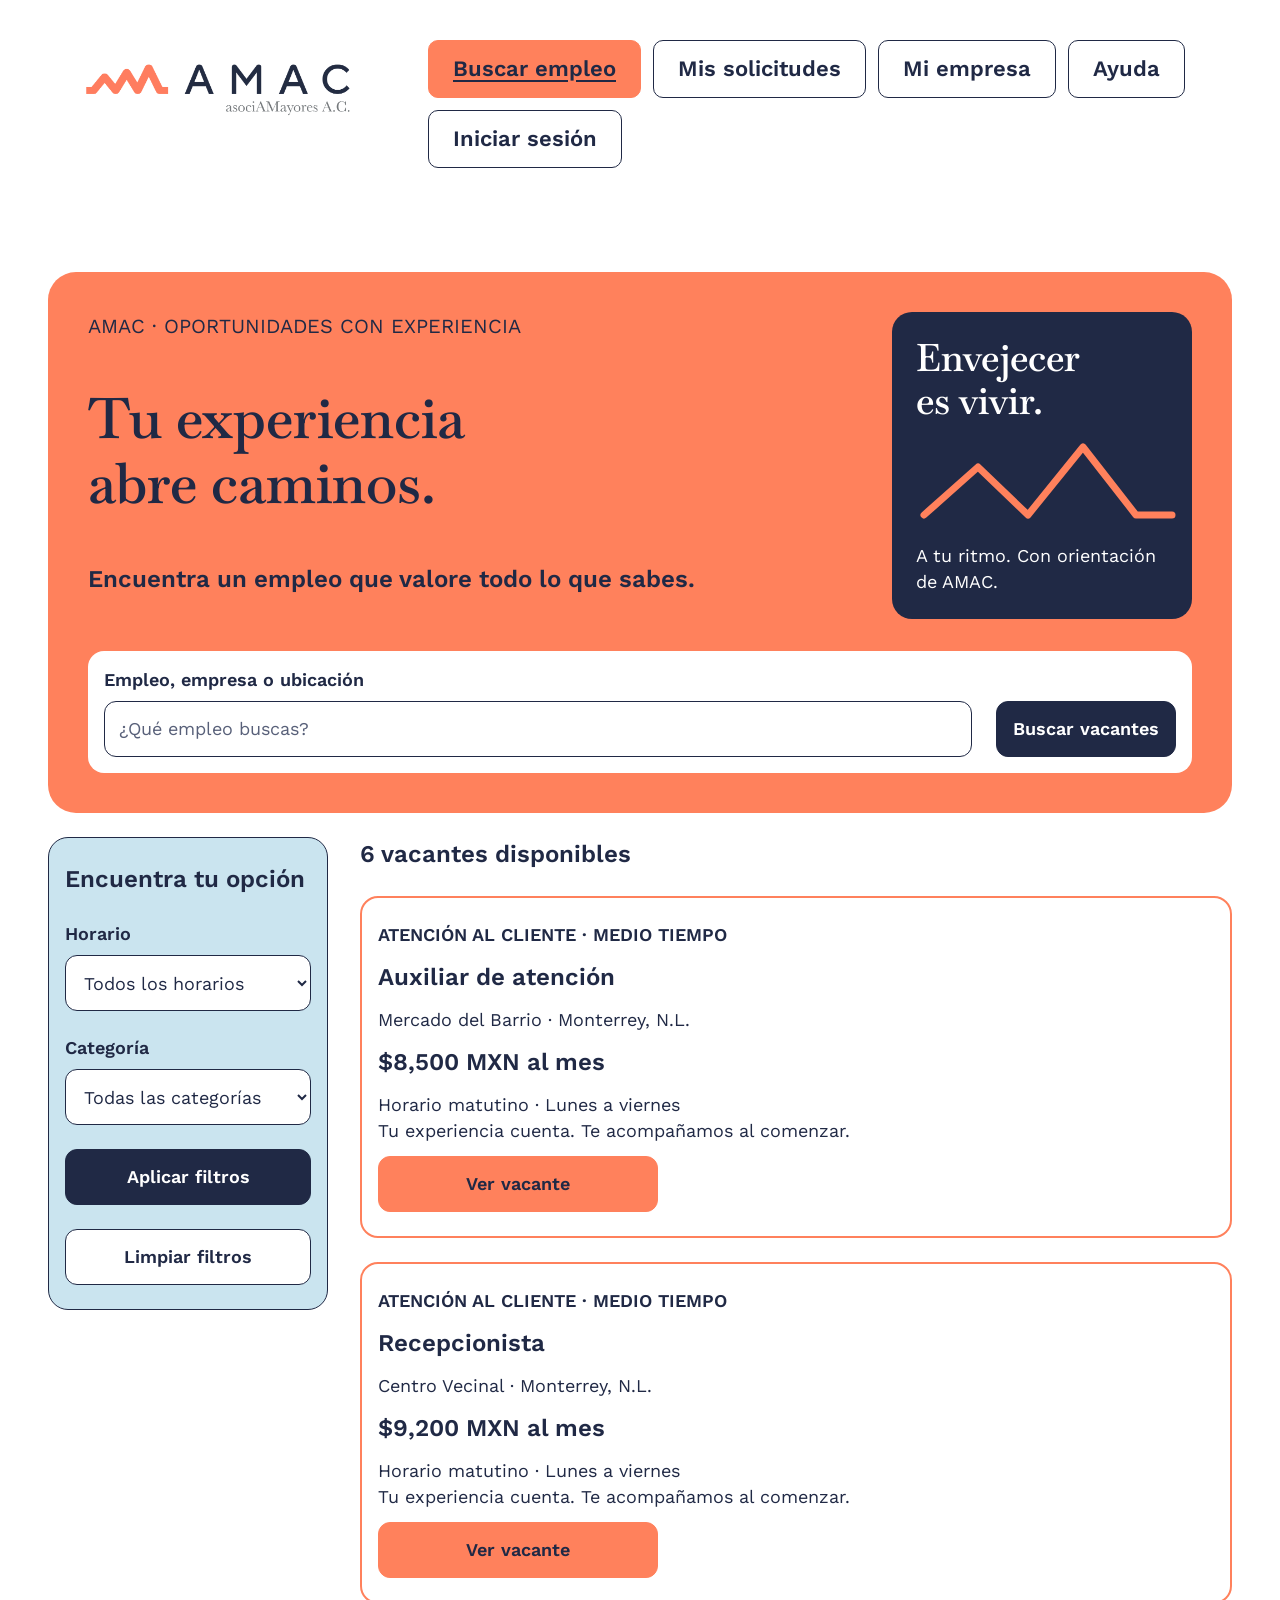
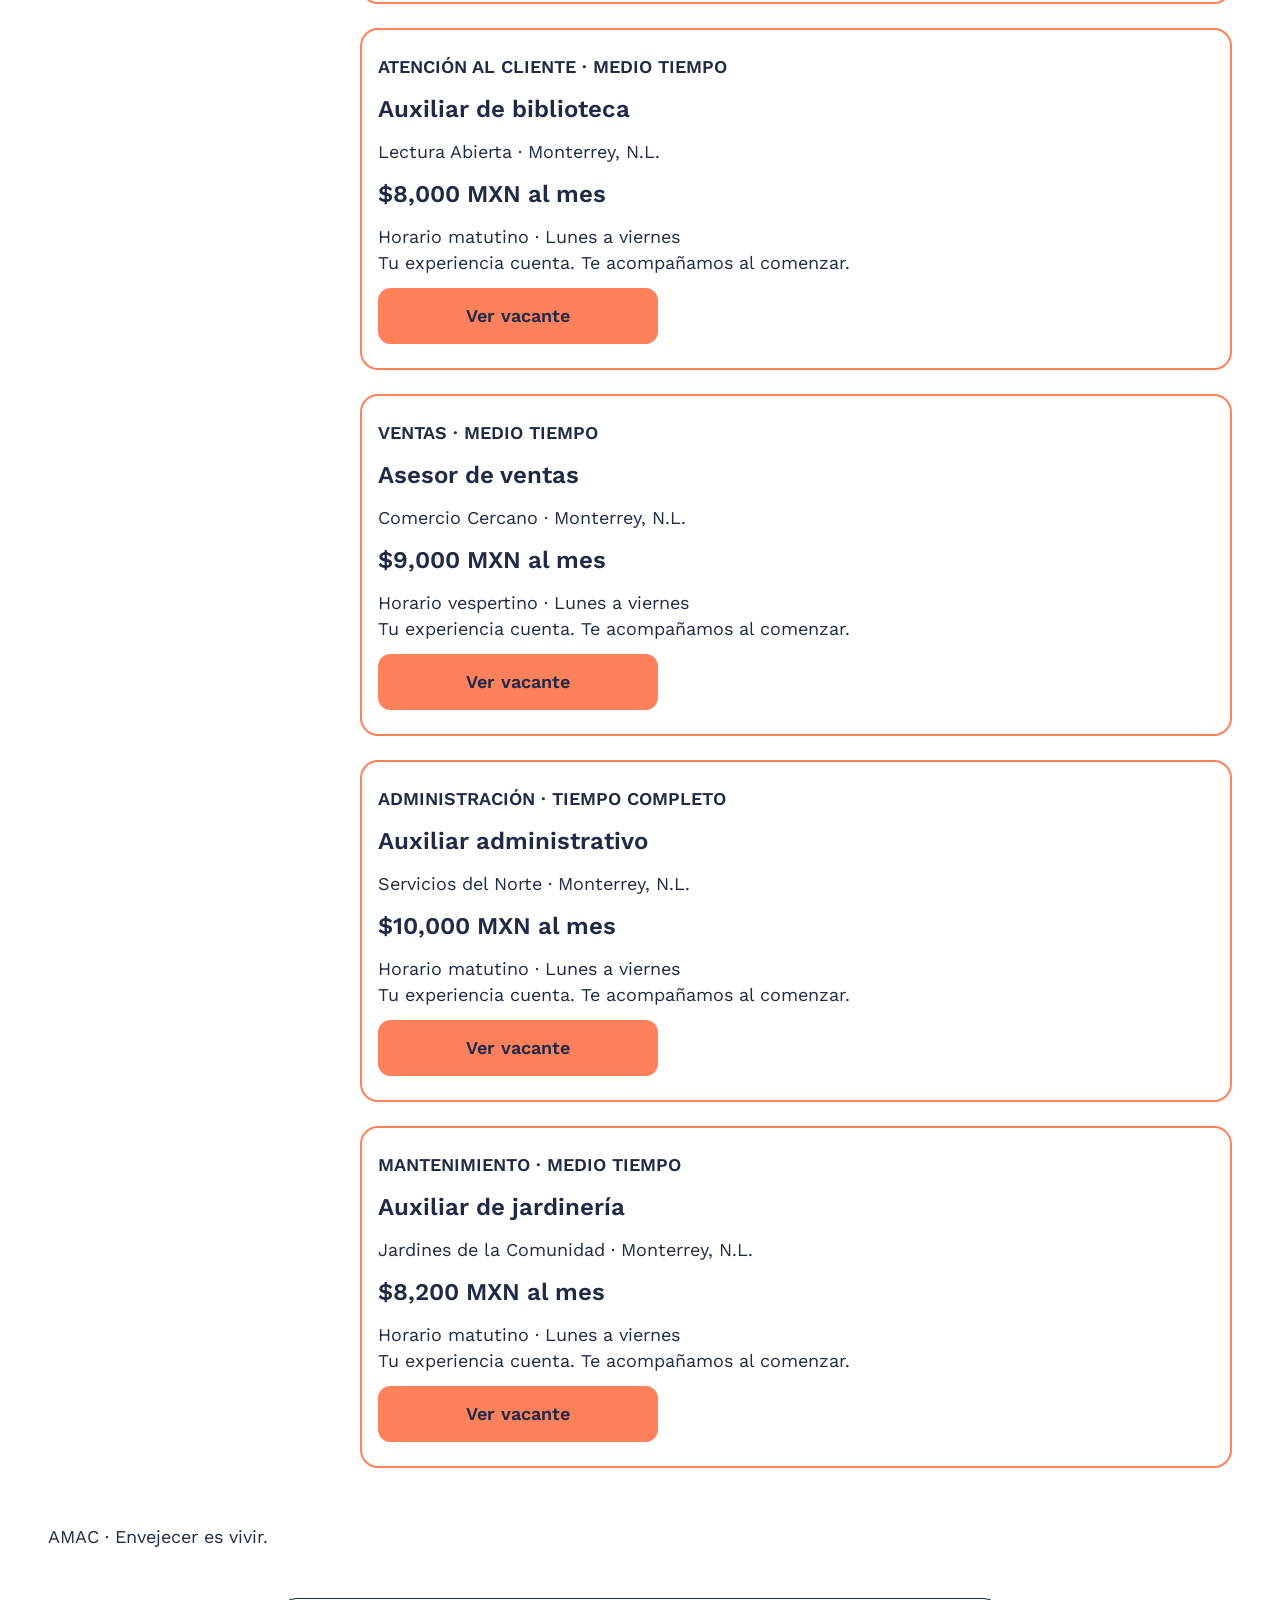
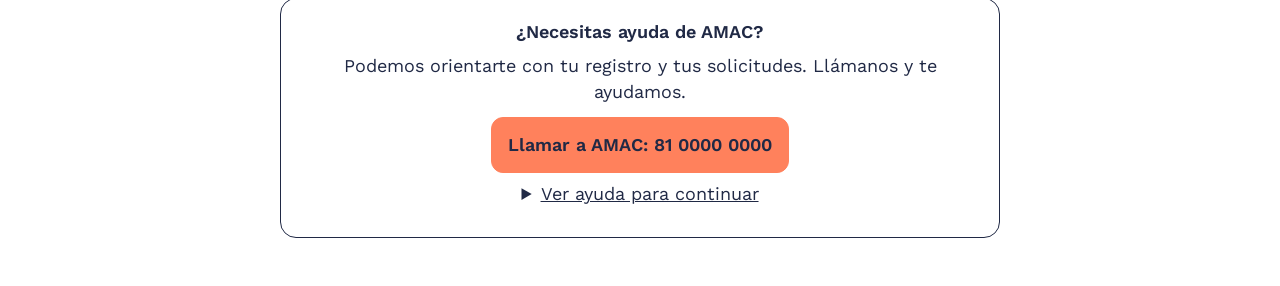
<file: index.html>
<!DOCTYPE html>
<html lang="es">
<head>
    <meta charset="utf-8">
    <meta name="viewport" content="width=device-width, initial-scale=1">
    <meta name="description" content="Plataforma de empleo AMAC. Oportunidades que valoran tu experiencia.">
    <title>Buscar empleo | AMAC</title>
    <link rel="stylesheet" href="css/variables.css">
    <link rel="stylesheet" href="css/base.css">
    <link rel="stylesheet" href="css/layout.css">
    <link rel="stylesheet" href="css/componentes.css">
</head>
<body>
<a class="saltar-contenido" href="#principal">Saltar al contenido</a>
<header class="encabezado">
    <div class="contenedor encabezado__interior">
        <a class="marca" href="index.html"><img src="img/logo-amac.png" width="300" height="76" alt="AMAC, asociAMayores A.C. — Inicio"></a>
        <nav class="navegacion" aria-label="Navegación principal">
            <a href="index.html" aria-current="page">Buscar empleo</a>
            <a href="mis-solicitudes.html">Mis solicitudes</a>
            <a href="empresa-vacantes.html">Mi empresa</a>
            <a href="#ayuda">Ayuda</a>
            <a href="login.html">Iniciar sesión</a>
        </nav>
    </div>
</header>
<main class="contenedor " id="principal" tabindex="-1">
<section class="hero" aria-labelledby="titulo-inicio">
    <div class="hero__presentacion"><div class="pila"><p class="hero__entrada">AMAC · OPORTUNIDADES CON EXPERIENCIA</p><h1 class="hero__titulo" id="titulo-inicio">Tu experiencia<br>abre caminos.</h1><p class="hero__subtitulo">Encuentra un empleo que valore todo lo que sabes.</p></div>
    <aside class="acompanamiento" aria-label="Acompañamiento AMAC"><p class="acompanamiento__titulo">Envejecer<br>es vivir.</p><img class="acompanamiento__imagen" src="img/acompanamiento.svg" width="264" height="88" alt=""><p>A tu ritmo. Con orientación de AMAC.</p></aside></div>
    <form class="busqueda" role="search" action="index.html#resultados" method="get"><div class="campo-formulario"><label for="busqueda">Empleo, empresa o ubicación</label><input type="search" id="busqueda" name="q" placeholder="¿Qué empleo buscas?"></div><button class="boton boton--azul" type="submit">Buscar vacantes</button></form>
</section>
<div class="filtros-resultados">
    <aside class="filtros pila" aria-labelledby="titulo-filtros"><h2 id="titulo-filtros">Encuentra tu opción</h2>
    <form class="pila" action="index.html#resultados" method="get"><div class="campo-formulario"><label for="horario">Horario</label><select id="horario" name="horario"><option value="">Todos los horarios</option><option>Matutino</option><option>Vespertino</option></select></div>
    <div class="campo-formulario"><label for="categoria">Categoría</label><select id="categoria" name="categoria"><option value="">Todas las categorías</option><option>Atención al cliente</option><option>Ventas</option><option>Administración</option><option>Mantenimiento</option></select></div>
    <button class="boton boton--azul" type="submit">Aplicar filtros</button><a class="boton" href="index.html#resultados">Limpiar filtros</a></form></aside>
    <section class="pila" id="resultados" aria-labelledby="titulo-resultados"><h2 id="titulo-resultados">6 vacantes disponibles</h2><div class="lista-vacantes"><article class="tarjeta-vacante" aria-labelledby="titulo-atencion">
    <p class="tarjeta-vacante__categoria">ATENCIÓN AL CLIENTE · MEDIO TIEMPO</p>
    <h3 id="titulo-atencion">Auxiliar de atención</h3><p>Mercado del Barrio · Monterrey, N.L.</p>
    <p class="tarjeta-vacante__sueldo">$8,500 MXN al mes</p>
    <p>Horario matutino · Lunes a viernes<br>Tu experiencia cuenta. Te acompañamos al comenzar.</p>
    <a class="boton boton--coral" href="vacante.html" aria-label="Ver vacante: Auxiliar de atención">Ver vacante</a>
</article><article class="tarjeta-vacante" aria-labelledby="titulo-recepcion">
    <p class="tarjeta-vacante__categoria">ATENCIÓN AL CLIENTE · MEDIO TIEMPO</p>
    <h3 id="titulo-recepcion">Recepcionista</h3><p>Centro Vecinal · Monterrey, N.L.</p>
    <p class="tarjeta-vacante__sueldo">$9,200 MXN al mes</p>
    <p>Horario matutino · Lunes a viernes<br>Tu experiencia cuenta. Te acompañamos al comenzar.</p>
    <a class="boton boton--coral" href="vacante-recepcion.html" aria-label="Ver vacante: Recepcionista">Ver vacante</a>
</article><article class="tarjeta-vacante" aria-labelledby="titulo-biblioteca">
    <p class="tarjeta-vacante__categoria">ATENCIÓN AL CLIENTE · MEDIO TIEMPO</p>
    <h3 id="titulo-biblioteca">Auxiliar de biblioteca</h3><p>Lectura Abierta · Monterrey, N.L.</p>
    <p class="tarjeta-vacante__sueldo">$8,000 MXN al mes</p>
    <p>Horario matutino · Lunes a viernes<br>Tu experiencia cuenta. Te acompañamos al comenzar.</p>
    <a class="boton boton--coral" href="vacante-biblioteca.html" aria-label="Ver vacante: Auxiliar de biblioteca">Ver vacante</a>
</article><article class="tarjeta-vacante" aria-labelledby="titulo-ventas">
    <p class="tarjeta-vacante__categoria">VENTAS · MEDIO TIEMPO</p>
    <h3 id="titulo-ventas">Asesor de ventas</h3><p>Comercio Cercano · Monterrey, N.L.</p>
    <p class="tarjeta-vacante__sueldo">$9,000 MXN al mes</p>
    <p>Horario vespertino · Lunes a viernes<br>Tu experiencia cuenta. Te acompañamos al comenzar.</p>
    <a class="boton boton--coral" href="vacante-ventas.html" aria-label="Ver vacante: Asesor de ventas">Ver vacante</a>
</article><article class="tarjeta-vacante" aria-labelledby="titulo-administracion">
    <p class="tarjeta-vacante__categoria">ADMINISTRACIÓN · TIEMPO COMPLETO</p>
    <h3 id="titulo-administracion">Auxiliar administrativo</h3><p>Servicios del Norte · Monterrey, N.L.</p>
    <p class="tarjeta-vacante__sueldo">$10,000 MXN al mes</p>
    <p>Horario matutino · Lunes a viernes<br>Tu experiencia cuenta. Te acompañamos al comenzar.</p>
    <a class="boton boton--coral" href="vacante-administracion.html" aria-label="Ver vacante: Auxiliar administrativo">Ver vacante</a>
</article><article class="tarjeta-vacante" aria-labelledby="titulo-jardineria">
    <p class="tarjeta-vacante__categoria">MANTENIMIENTO · MEDIO TIEMPO</p>
    <h3 id="titulo-jardineria">Auxiliar de jardinería</h3><p>Jardines de la Comunidad · Monterrey, N.L.</p>
    <p class="tarjeta-vacante__sueldo">$8,200 MXN al mes</p>
    <p>Horario matutino · Lunes a viernes<br>Tu experiencia cuenta. Te acompañamos al comenzar.</p>
    <a class="boton boton--coral" href="vacante-jardineria.html" aria-label="Ver vacante: Auxiliar de jardinería">Ver vacante</a>
</article></div></section>
</div>
</main>
<footer class="pie contenedor"><p>AMAC · Envejecer es vivir.</p><section class="ayuda" id="ayuda" aria-labelledby="titulo-ayuda">
    <h2 id="titulo-ayuda">¿Necesitas ayuda de AMAC?</h2>
    <p>Podemos orientarte con tu registro y tus solicitudes. Llámanos y te ayudamos.</p>
    <a class="boton boton--coral" href="tel:+528100000000">Llamar a AMAC: 81&nbsp;0000&nbsp;0000</a>
    <details><summary>Ver ayuda para continuar</summary><p>Para buscar empleo, explora las vacantes y abre la que te interese. Crea tu cuenta para registrar tus datos. AMAC debe aprobar tu registro antes de que puedas postularte.</p><p>Si representas a una empresa, visita el panel de Mi empresa.</p></details>
</section></footer>
</body>
</html>
</file>
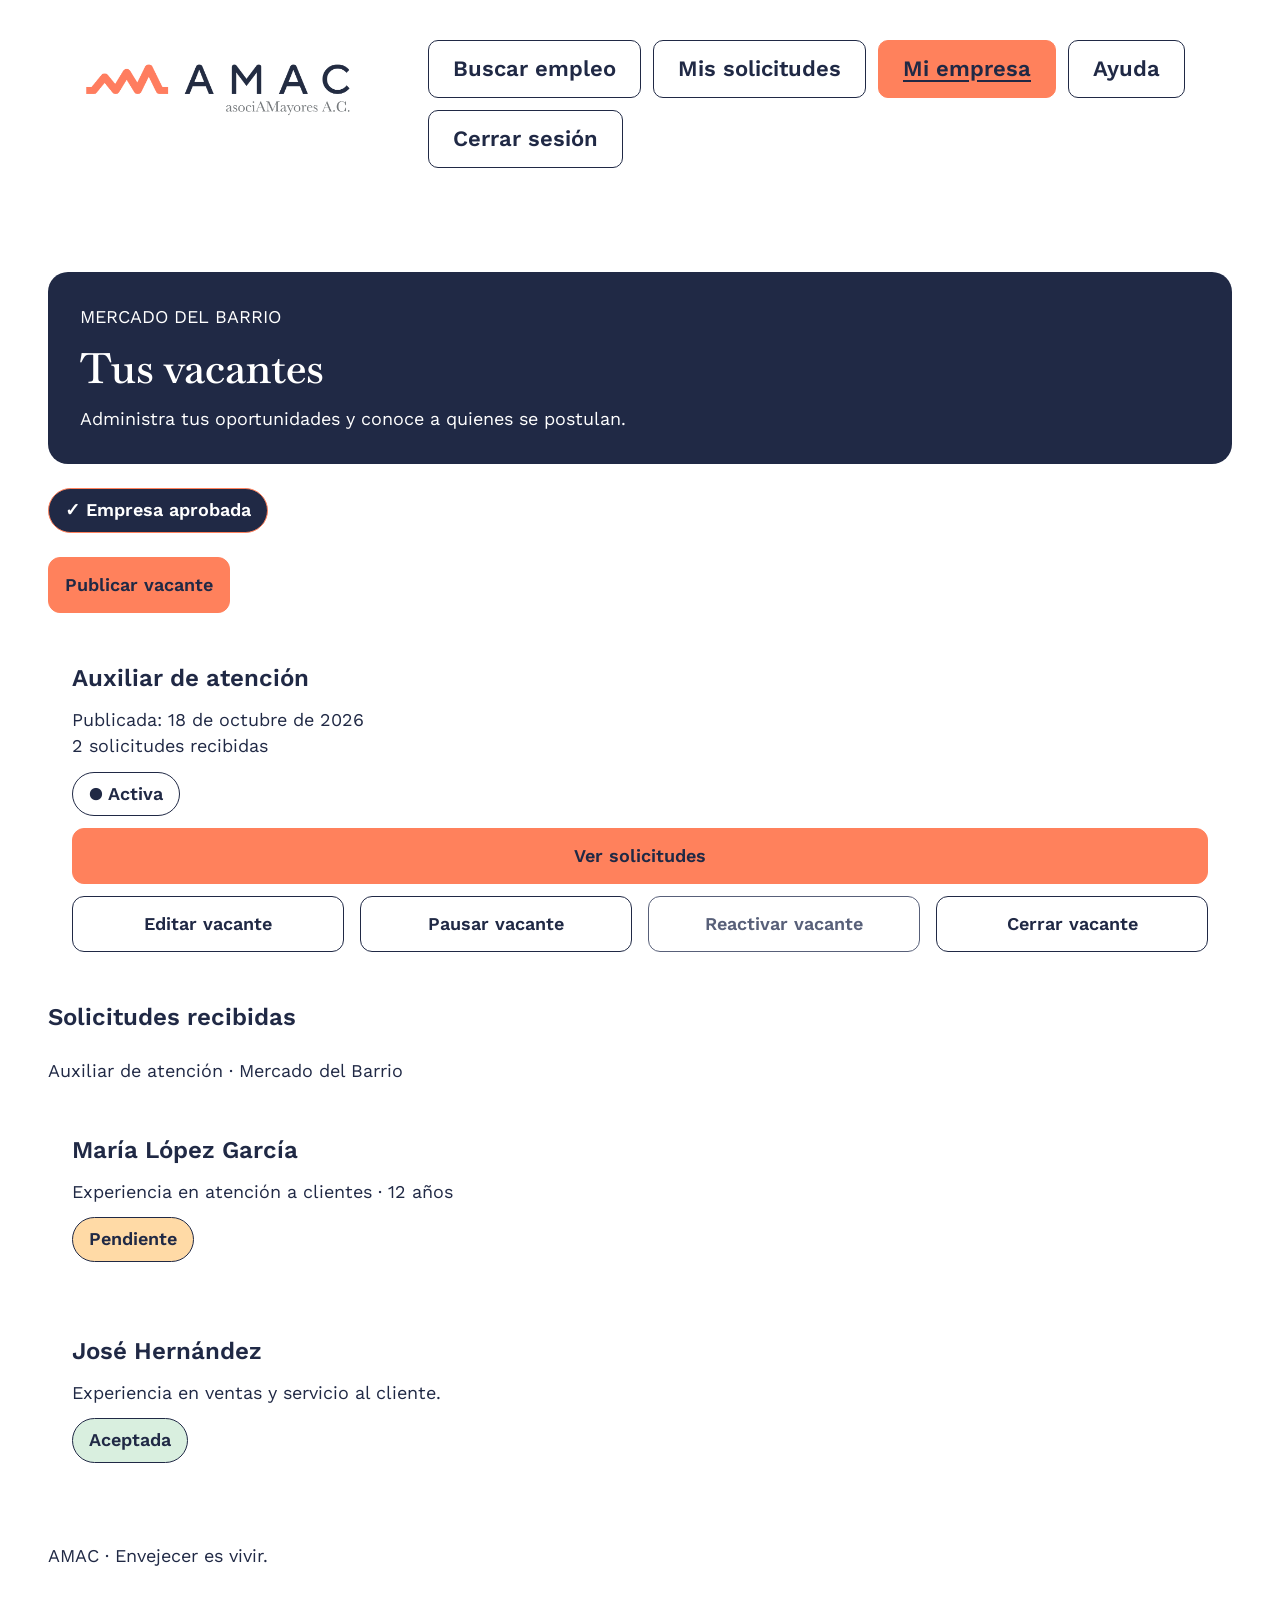
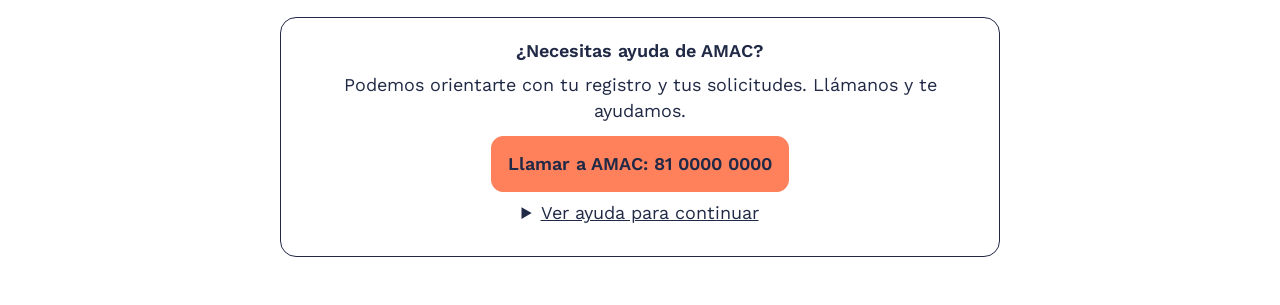
<file: empresa-vacantes.html>
<!DOCTYPE html>
<html lang="es">
<head>
    <meta charset="utf-8">
    <meta name="viewport" content="width=device-width, initial-scale=1">
    <meta name="description" content="Plataforma de empleo AMAC. Oportunidades que valoran tu experiencia.">
    <title>Vacantes de empresa | AMAC</title>
    <link rel="stylesheet" href="css/variables.css">
    <link rel="stylesheet" href="css/base.css">
    <link rel="stylesheet" href="css/layout.css">
    <link rel="stylesheet" href="css/componentes.css">
</head>
<body>
<a class="saltar-contenido" href="#principal">Saltar al contenido</a>
<header class="encabezado">
    <div class="contenedor encabezado__interior">
        <a class="marca" href="index.html"><img src="img/logo-amac.png" width="300" height="76" alt="AMAC, asociAMayores A.C. — Inicio"></a>
        <nav class="navegacion" aria-label="Navegación principal">
            <a href="index.html">Buscar empleo</a>
            <a href="mis-solicitudes.html">Mis solicitudes</a>
            <a href="empresa-vacantes.html" aria-current="page">Mi empresa</a>
            <a href="#ayuda">Ayuda</a>
            <a href="index.html">Cerrar sesión</a>
        </nav>
    </div>
</header>
<main class="contenedor " id="principal" tabindex="-1">
<div class="cabecera-editorial"><p>MERCADO DEL BARRIO</p><h1>Tus vacantes</h1><p>Administra tus oportunidades y conoce a quienes se postulan.</p></div><span class="etiqueta-estatus etiqueta-estatus--aprobada">✓ Empresa aprobada</span><div><button class="boton boton--coral" type="button">Publicar vacante</button></div><section aria-label="Vacantes de tu empresa"><article class="tarjeta-empresa" aria-labelledby="vacante-empresa"><h2 id="vacante-empresa">Auxiliar de atención</h2><p>Publicada: <time datetime="2026-10-18">18 de octubre de 2026</time><br>2 solicitudes recibidas</p><span class="etiqueta-estatus">● Activa</span><a class="boton boton--coral boton--ancho" href="#solicitudes-recibidas">Ver solicitudes</a><div class="acciones"><button class="boton" type="button">Editar vacante</button><button class="boton" type="button">Pausar vacante</button><button class="boton" type="button" disabled>Reactivar vacante</button><button class="boton" type="button">Cerrar vacante</button></div></article></section>
<section class="pila" id="solicitudes-recibidas" aria-labelledby="titulo-recibidas"><h2 id="titulo-recibidas">Solicitudes recibidas</h2><p>Auxiliar de atención · Mercado del Barrio</p><article class="bloque-informacion"><h3>María López García</h3><p>Experiencia en atención a clientes · 12 años</p><span class="etiqueta-estatus etiqueta-estatus--pendiente">Pendiente</span></article><article class="bloque-informacion"><h3>José Hernández</h3><p>Experiencia en ventas y servicio al cliente.</p><span class="etiqueta-estatus etiqueta-estatus--aceptada">Aceptada</span></article></section>
</main>
<footer class="pie contenedor"><p>AMAC · Envejecer es vivir.</p><section class="ayuda" id="ayuda" aria-labelledby="titulo-ayuda">
    <h2 id="titulo-ayuda">¿Necesitas ayuda de AMAC?</h2>
    <p>Podemos orientarte con tu registro y tus solicitudes. Llámanos y te ayudamos.</p>
    <a class="boton boton--coral" href="tel:+528100000000">Llamar a AMAC: 81&nbsp;0000&nbsp;0000</a>
    <details><summary>Ver ayuda para continuar</summary><p>Para buscar empleo, explora las vacantes y abre la que te interese. Crea tu cuenta para registrar tus datos. AMAC debe aprobar tu registro antes de que puedas postularte.</p><p>Si representas a una empresa, visita el panel de Mi empresa.</p></details>
</section></footer>
</body>
</html>
</file>
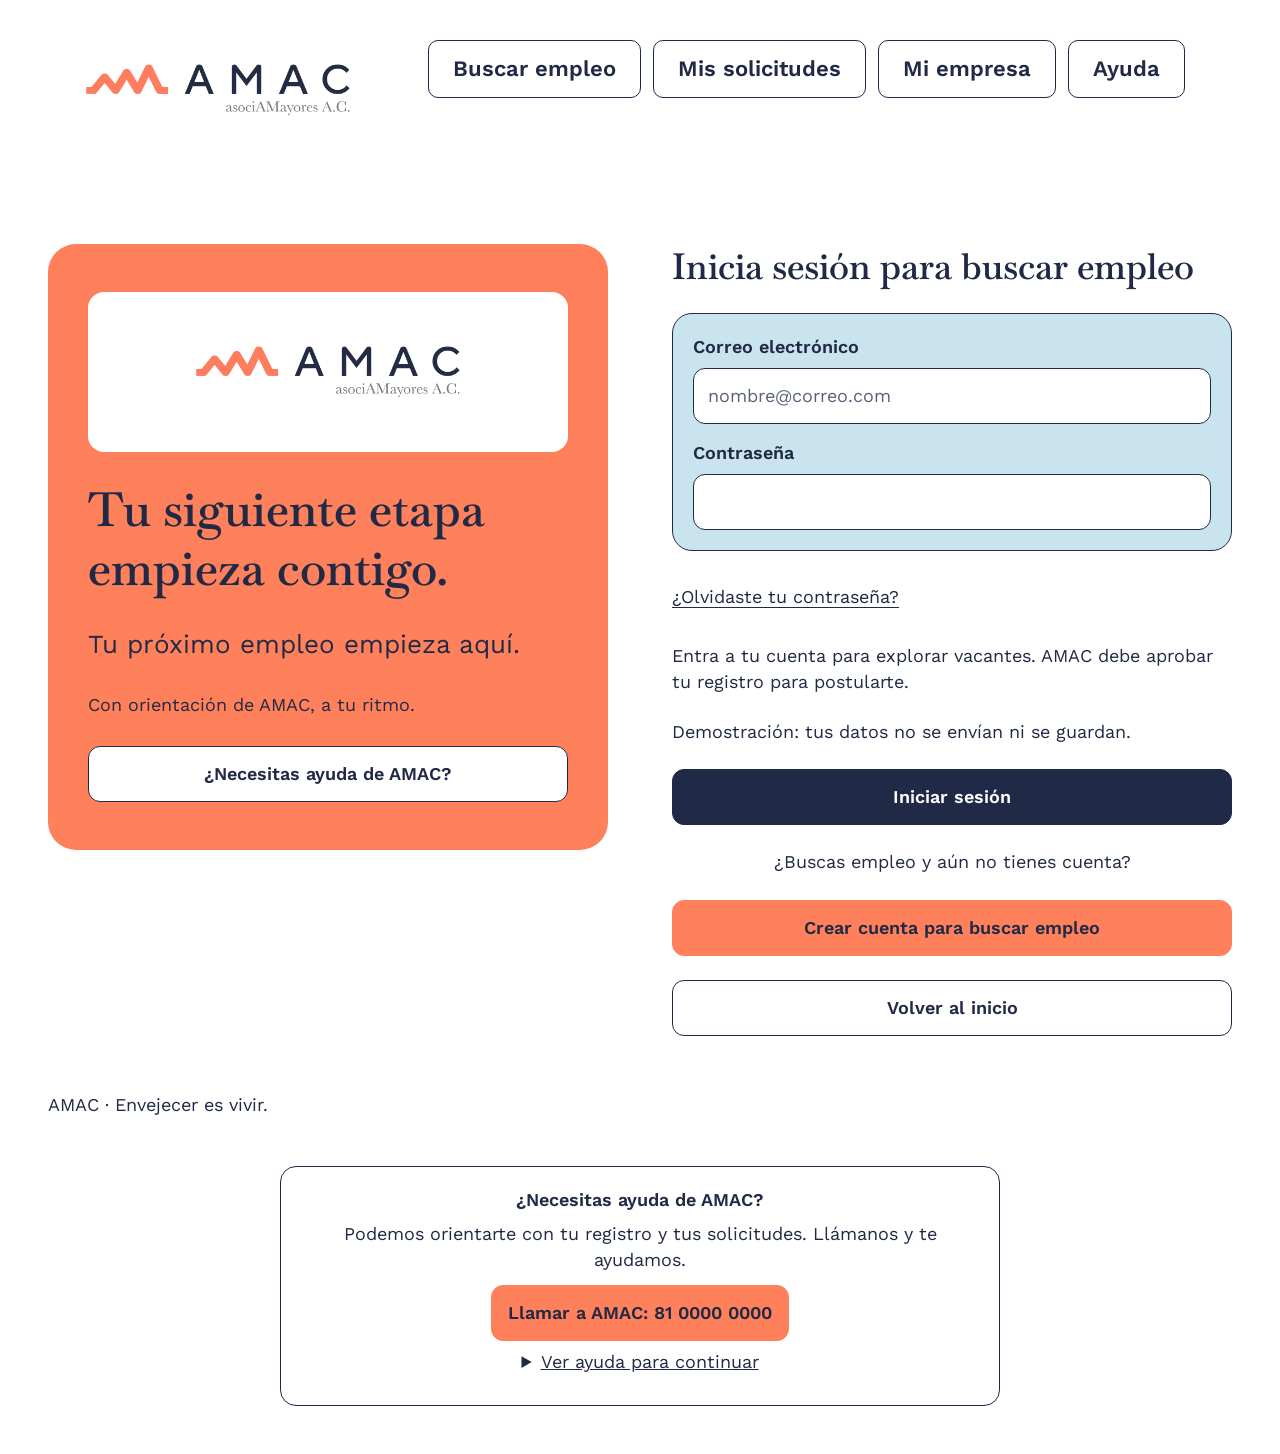
<file: login.html>
<!DOCTYPE html>
<html lang="es">

<head>
    <meta charset="utf-8">
    <meta name="viewport" content="width=device-width, initial-scale=1">
    <meta name="description" content="Plataforma de empleo AMAC. Oportunidades que valoran tu experiencia.">
    <title>Iniciar sesión | AMAC</title>
    <link rel="stylesheet" href="css/variables.css">
    <link rel="stylesheet" href="css/base.css">
    <link rel="stylesheet" href="css/layout.css">
    <link rel="stylesheet" href="css/componentes.css">
</head>

<body>
    <a class="saltar-contenido" href="#principal">Saltar al contenido</a>
    <header class="encabezado">
        <div class="contenedor encabezado__interior">
            <a class="marca" href="index.html"><img src="img/logo-amac.png" width="300" height="76"
                    alt="AMAC, asociAMayores A.C. — Inicio"></a>
            <nav class="navegacion" aria-label="Navegación principal">
                <a href="index.html">Buscar empleo</a>
                <a href="mis-solicitudes.html">Mis solicitudes</a>
                <a href="empresa-vacantes.html">Mi empresa</a>
                <a href="#ayuda">Ayuda</a>
            </nav>
        </div>
    </header>
    <main class="contenedor " id="principal" tabindex="-1">
        <div class="acceso">
            <section class="mensaje-marca" aria-label="Tu siguiente etapa">
                <div class="mensaje-marca__logo"><img src="img/logo-amac.png" width="300" height="76"
                        alt="AMAC, asociAMayores A.C."></div>
                <p class="mensaje-marca__titulo">Tu siguiente etapa<br>empieza contigo.</p>
                <p class="mensaje-marca__texto">Tu próximo empleo empieza aquí.</p>
                <p>Con orientación de AMAC, a tu ritmo.</p><a class="boton" href="#ayuda">¿Necesitas ayuda de AMAC?</a>
            </section>
            <section class="acceso__cuenta pila" aria-labelledby="titulo-acceso">
                <h1 id="titulo-acceso">Inicia sesión para buscar empleo</h1>
                <p class="aviso-registro" id="registro-demo" role="status">Recorrido de registro completado. En esta
                    demostración no se creó una cuenta.</p>
                <form class="pila" action="mis-solicitudes.html" method="get">
                    <div class="formulario-acceso">
                        <div class="campo-formulario"><label for="correo">Correo electrónico</label><input type="email"
                                id="correo" autocomplete="email" placeholder="nombre@correo.com" required></div>
                        <div class="campo-formulario"><label for="clave">Contraseña</label><input type="password"
                                id="clave" autocomplete="current-password" required></div>
                    </div>
                    <a class="enlace-secundario" href="#ayuda">¿Olvidaste tu contraseña?</a>
                    <p>Entra a tu cuenta para explorar vacantes. AMAC debe aprobar tu registro para postularte.</p>
                    <p>Demostración: tus datos no se envían ni se guardan.</p><button
                        class="boton boton--azul boton--ancho" type="submit">Iniciar sesión</button>
                </form>
                <p class="texto-centrado">¿Buscas empleo y aún no tienes cuenta?</p><a
                    class="boton boton--coral boton--ancho" href="registro-candidato.html">Crear cuenta para buscar
                    empleo</a><a class="boton boton--ancho" href="index.html">Volver al inicio</a>
            </section>
        </div>
    </main>
    <footer class="pie contenedor">
        <p>AMAC · Envejecer es vivir.</p>
        <section class="ayuda" id="ayuda" aria-labelledby="titulo-ayuda">
            <h2 id="titulo-ayuda">¿Necesitas ayuda de AMAC?</h2>
            <p>Podemos orientarte con tu registro y tus solicitudes. Llámanos y te ayudamos.</p>
            <a class="boton boton--coral" href="tel:+528100000000">Llamar a AMAC: 81&nbsp;0000&nbsp;0000</a>
            <details>
                <summary>Ver ayuda para continuar</summary>
                <p>Para buscar empleo, explora las vacantes y abre la que te interese. Crea tu cuenta para registrar tus
                    datos. AMAC debe aprobar tu registro antes de que puedas postularte.</p>
                <p>Si representas a una empresa, visita el panel de Mi empresa.</p>
            </details>
        </section>
    </footer>
</body>

</html>
</file>
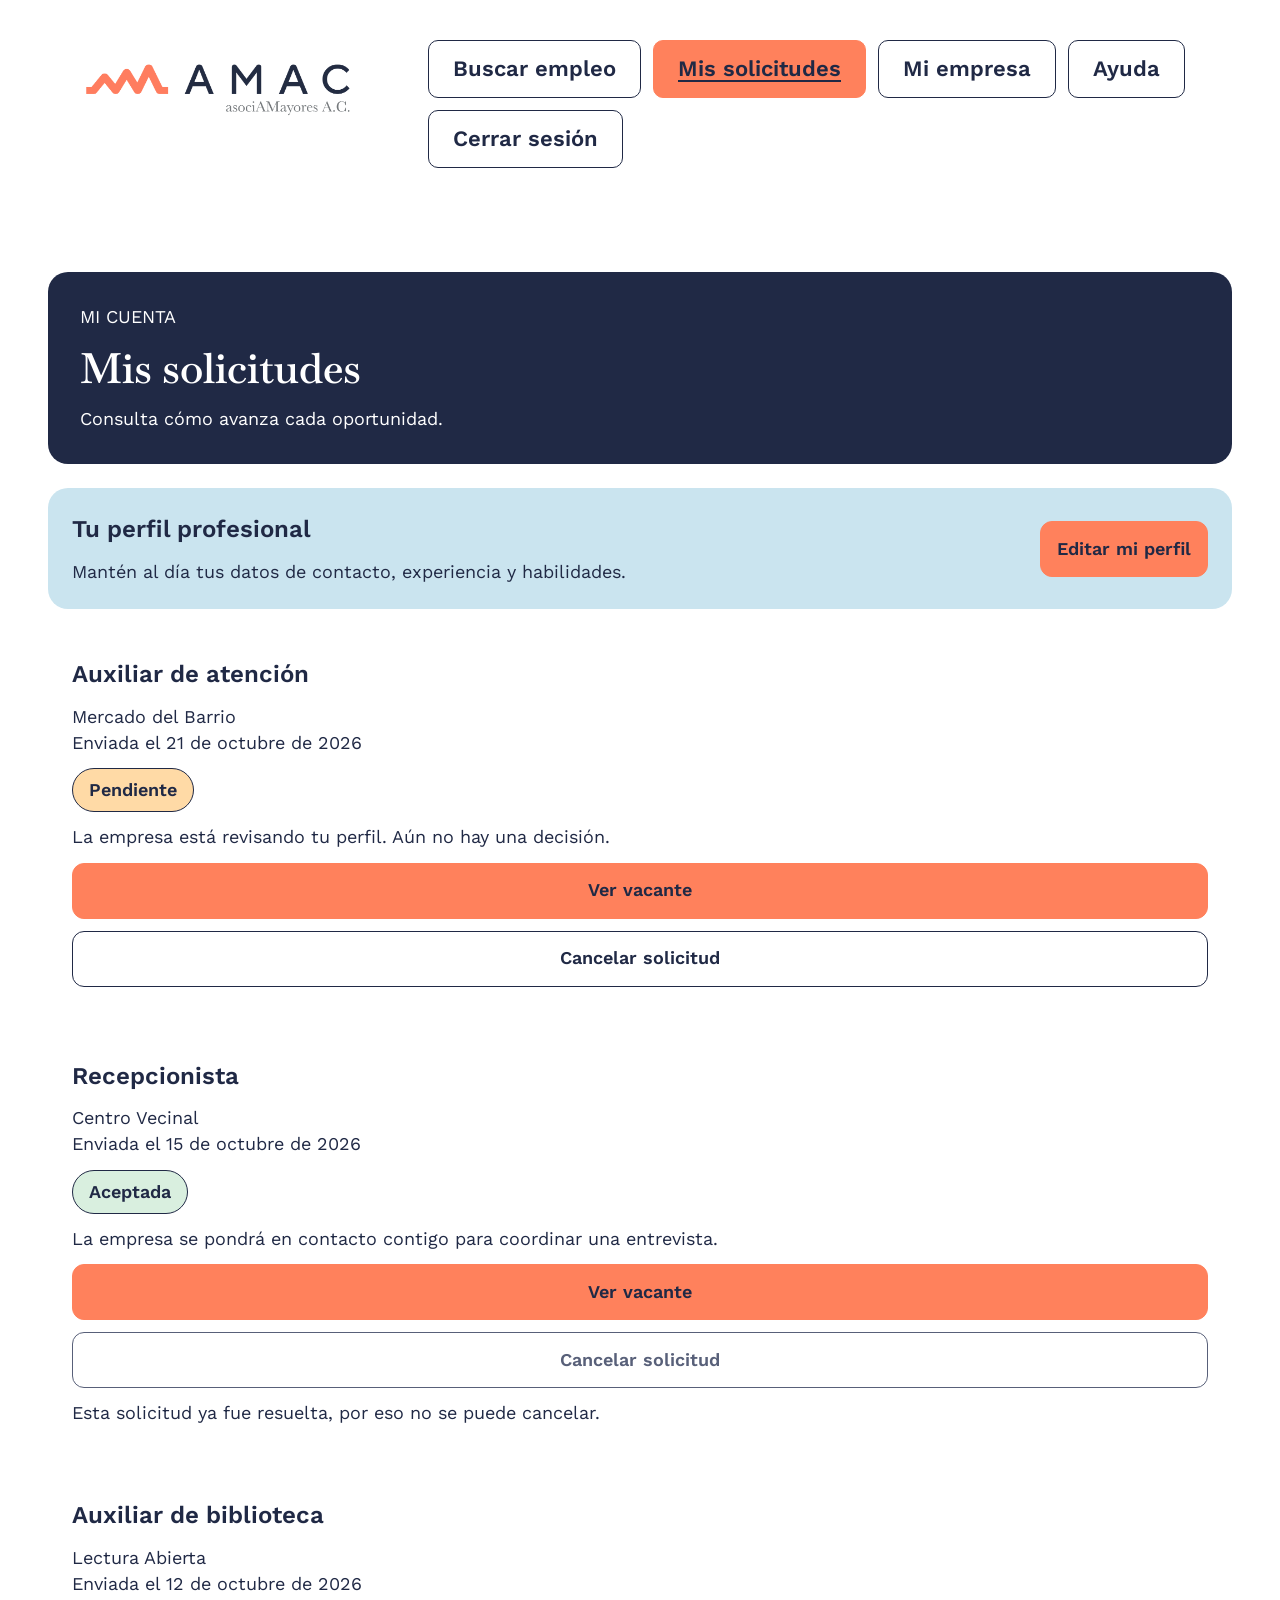
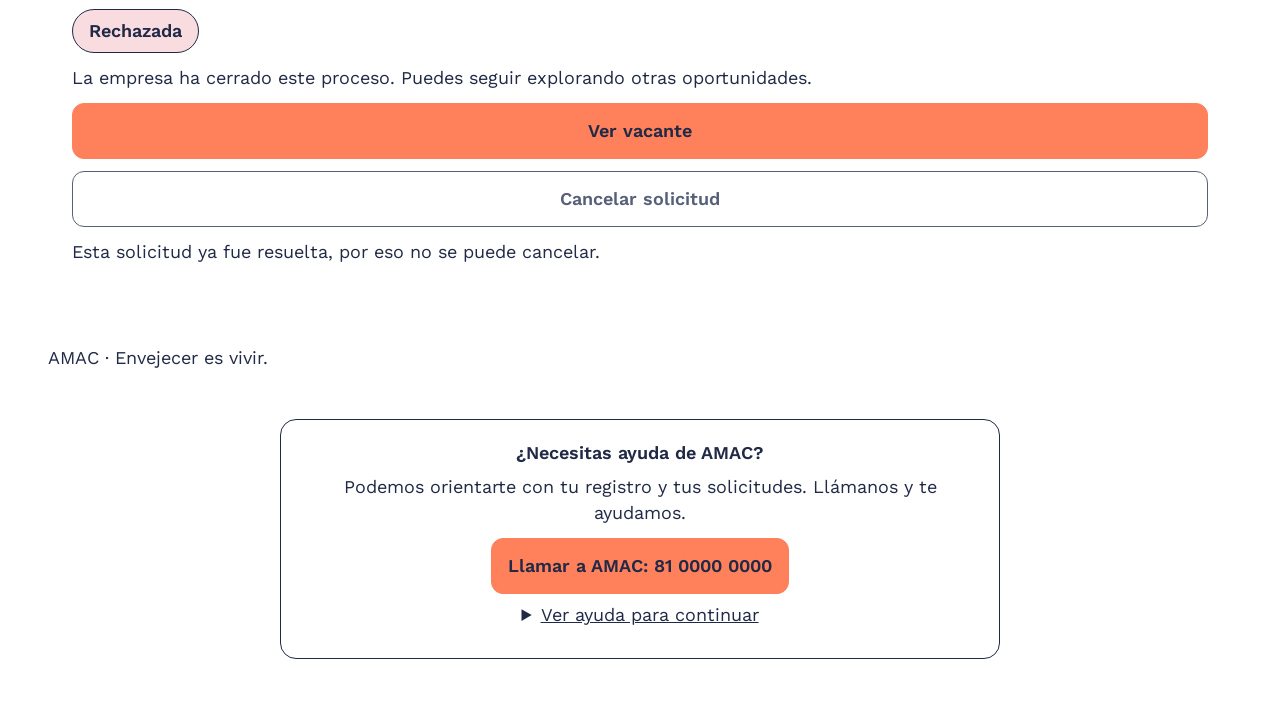
<file: mis-solicitudes.html>
<!DOCTYPE html>
<html lang="es">
<head>
    <meta charset="utf-8">
    <meta name="viewport" content="width=device-width, initial-scale=1">
    <meta name="description" content="Plataforma de empleo AMAC. Oportunidades que valoran tu experiencia.">
    <title>Mis solicitudes | AMAC</title>
    <link rel="stylesheet" href="css/variables.css">
    <link rel="stylesheet" href="css/base.css">
    <link rel="stylesheet" href="css/layout.css">
    <link rel="stylesheet" href="css/componentes.css">
</head>
<body>
<a class="saltar-contenido" href="#principal">Saltar al contenido</a>
<header class="encabezado">
    <div class="contenedor encabezado__interior">
        <a class="marca" href="index.html"><img src="img/logo-amac.png" width="300" height="76" alt="AMAC, asociAMayores A.C. — Inicio"></a>
        <nav class="navegacion" aria-label="Navegación principal">
            <a href="index.html">Buscar empleo</a>
            <a href="mis-solicitudes.html" aria-current="page">Mis solicitudes</a>
            <a href="empresa-vacantes.html">Mi empresa</a>
            <a href="#ayuda">Ayuda</a>
            <a href="index.html">Cerrar sesión</a>
        </nav>
    </div>
</header>
<main class="contenedor " id="principal" tabindex="-1">
<p class="aviso-registro" id="perfil-demo" role="status">Has completado el recorrido de edición. En esta demostración los cambios no se guardan.</p>
<div class="cabecera-editorial"><p>MI CUENTA</p><h1>Mis solicitudes</h1><p>Consulta cómo avanza cada oportunidad.</p></div><section class="perfil" aria-labelledby="titulo-perfil"><div class="pila-compacta"><h2 id="titulo-perfil">Tu perfil profesional</h2><p>Mantén al día tus datos de contacto, experiencia y habilidades.</p></div><a class="boton boton--coral" href="perfil.html">Editar mi perfil</a></section><section class="lista-solicitudes" aria-label="Solicitudes enviadas"><article class="tarjeta-solicitud" aria-labelledby="solicitud-atencion"><h2 id="solicitud-atencion">Auxiliar de atención</h2><p>Mercado del Barrio<br>Enviada el <time datetime="2026-10-21">21 de octubre de 2026</time></p><span class="etiqueta-estatus etiqueta-estatus--pendiente">Pendiente</span><p>La empresa está revisando tu perfil. Aún no hay una decisión.</p><a class="boton boton--coral boton--ancho" href="vacante.html">Ver vacante</a><button class="boton boton--ancho" type="button">Cancelar solicitud<span class="solo-lectores"> de Auxiliar de atención</span></button></article><article class="tarjeta-solicitud" aria-labelledby="solicitud-recepcion"><h2 id="solicitud-recepcion">Recepcionista</h2><p>Centro Vecinal<br>Enviada el <time datetime="2026-10-15">15 de octubre de 2026</time></p><span class="etiqueta-estatus etiqueta-estatus--aceptada">Aceptada</span><p>La empresa se pondrá en contacto contigo para coordinar una entrevista.</p><a class="boton boton--coral boton--ancho" href="vacante-recepcion.html">Ver vacante</a><button class="boton boton--ancho" type="button" disabled aria-describedby="sin-cancelar-recepcion">Cancelar solicitud<span class="solo-lectores"> de Recepcionista</span></button><p id="sin-cancelar-recepcion">Esta solicitud ya fue resuelta, por eso no se puede cancelar.</p></article><article class="tarjeta-solicitud" aria-labelledby="solicitud-biblioteca"><h2 id="solicitud-biblioteca">Auxiliar de biblioteca</h2><p>Lectura Abierta<br>Enviada el <time datetime="2026-10-12">12 de octubre de 2026</time></p><span class="etiqueta-estatus etiqueta-estatus--rechazada">Rechazada</span><p>La empresa ha cerrado este proceso. Puedes seguir explorando otras oportunidades.</p><a class="boton boton--coral boton--ancho" href="vacante-biblioteca.html">Ver vacante</a><button class="boton boton--ancho" type="button" disabled aria-describedby="sin-cancelar-biblioteca">Cancelar solicitud<span class="solo-lectores"> de Auxiliar de biblioteca</span></button><p id="sin-cancelar-biblioteca">Esta solicitud ya fue resuelta, por eso no se puede cancelar.</p></article></section>
</main>
<footer class="pie contenedor"><p>AMAC · Envejecer es vivir.</p><section class="ayuda" id="ayuda" aria-labelledby="titulo-ayuda">
    <h2 id="titulo-ayuda">¿Necesitas ayuda de AMAC?</h2>
    <p>Podemos orientarte con tu registro y tus solicitudes. Llámanos y te ayudamos.</p>
    <a class="boton boton--coral" href="tel:+528100000000">Llamar a AMAC: 81&nbsp;0000&nbsp;0000</a>
    <details><summary>Ver ayuda para continuar</summary><p>Para buscar empleo, explora las vacantes y abre la que te interese. Crea tu cuenta para registrar tus datos. AMAC debe aprobar tu registro antes de que puedas postularte.</p><p>Si representas a una empresa, visita el panel de Mi empresa.</p></details>
</section></footer>
</body>
</html>
</file>
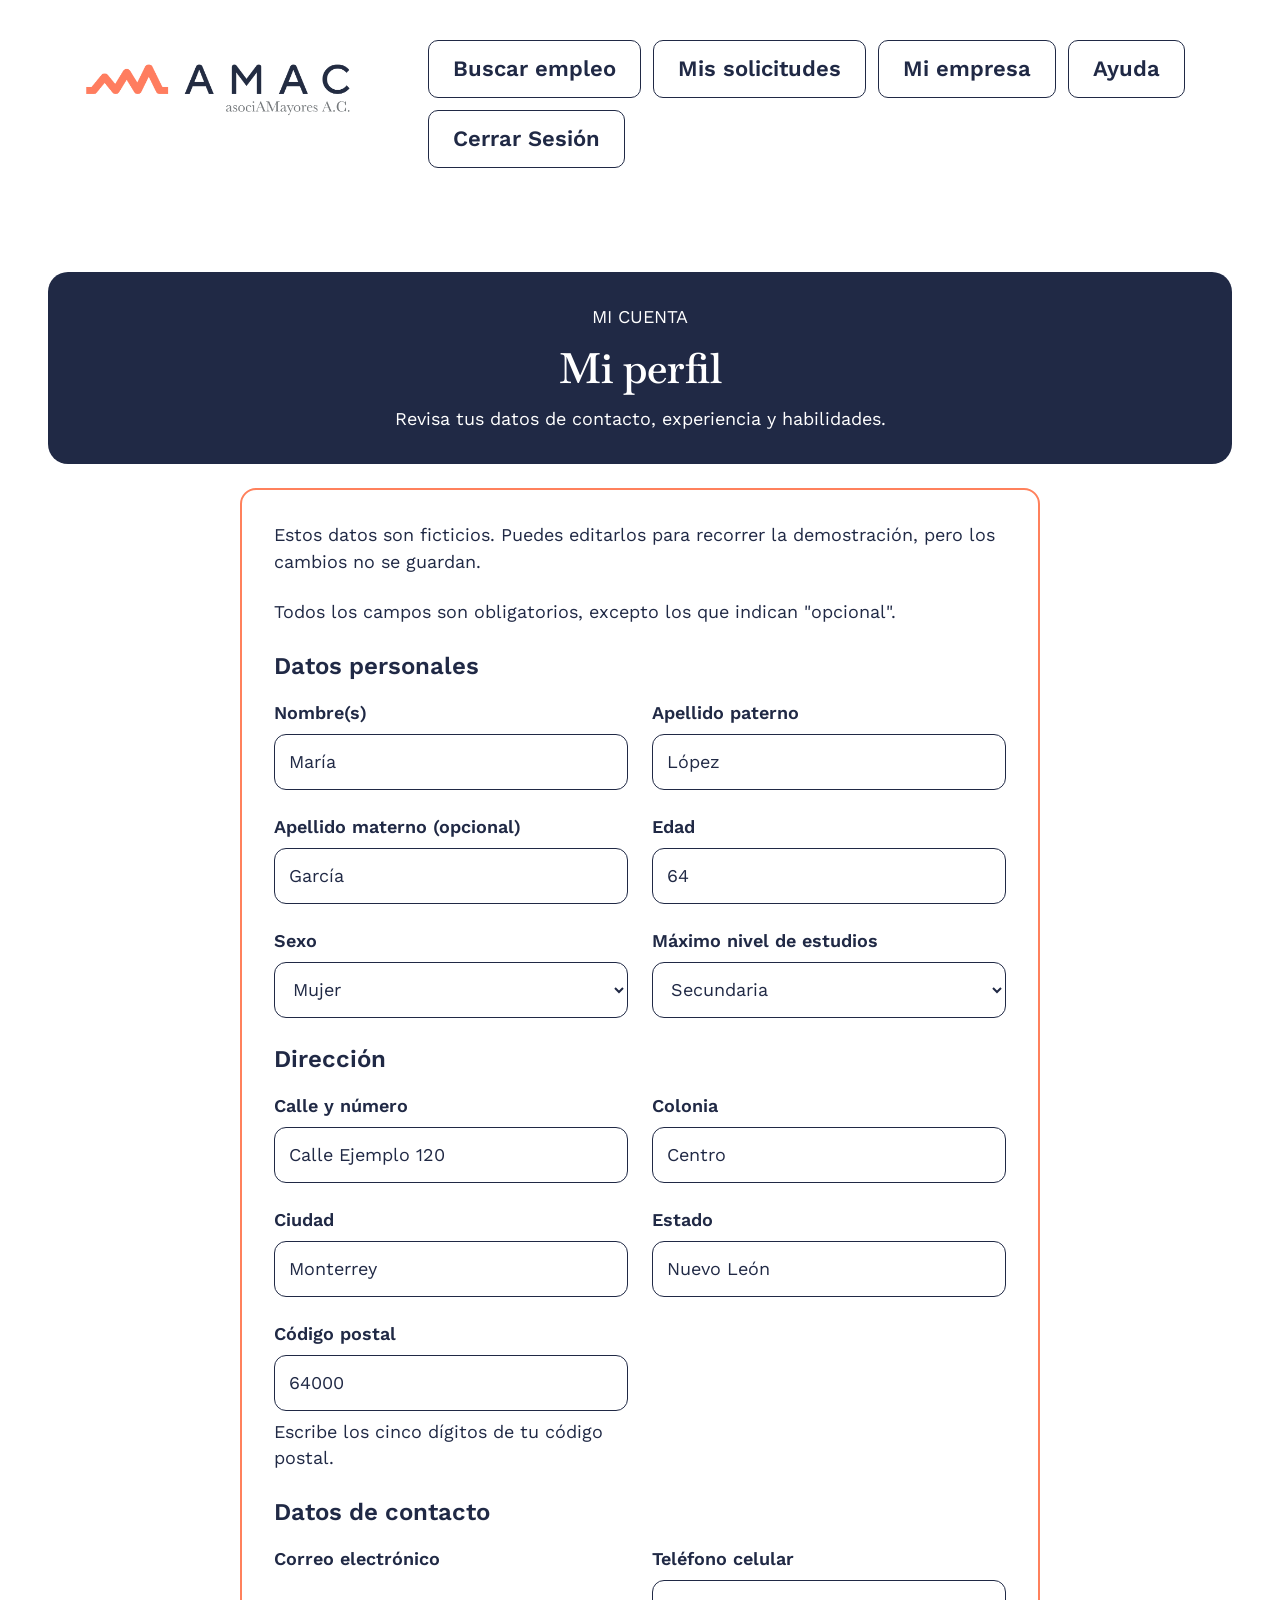
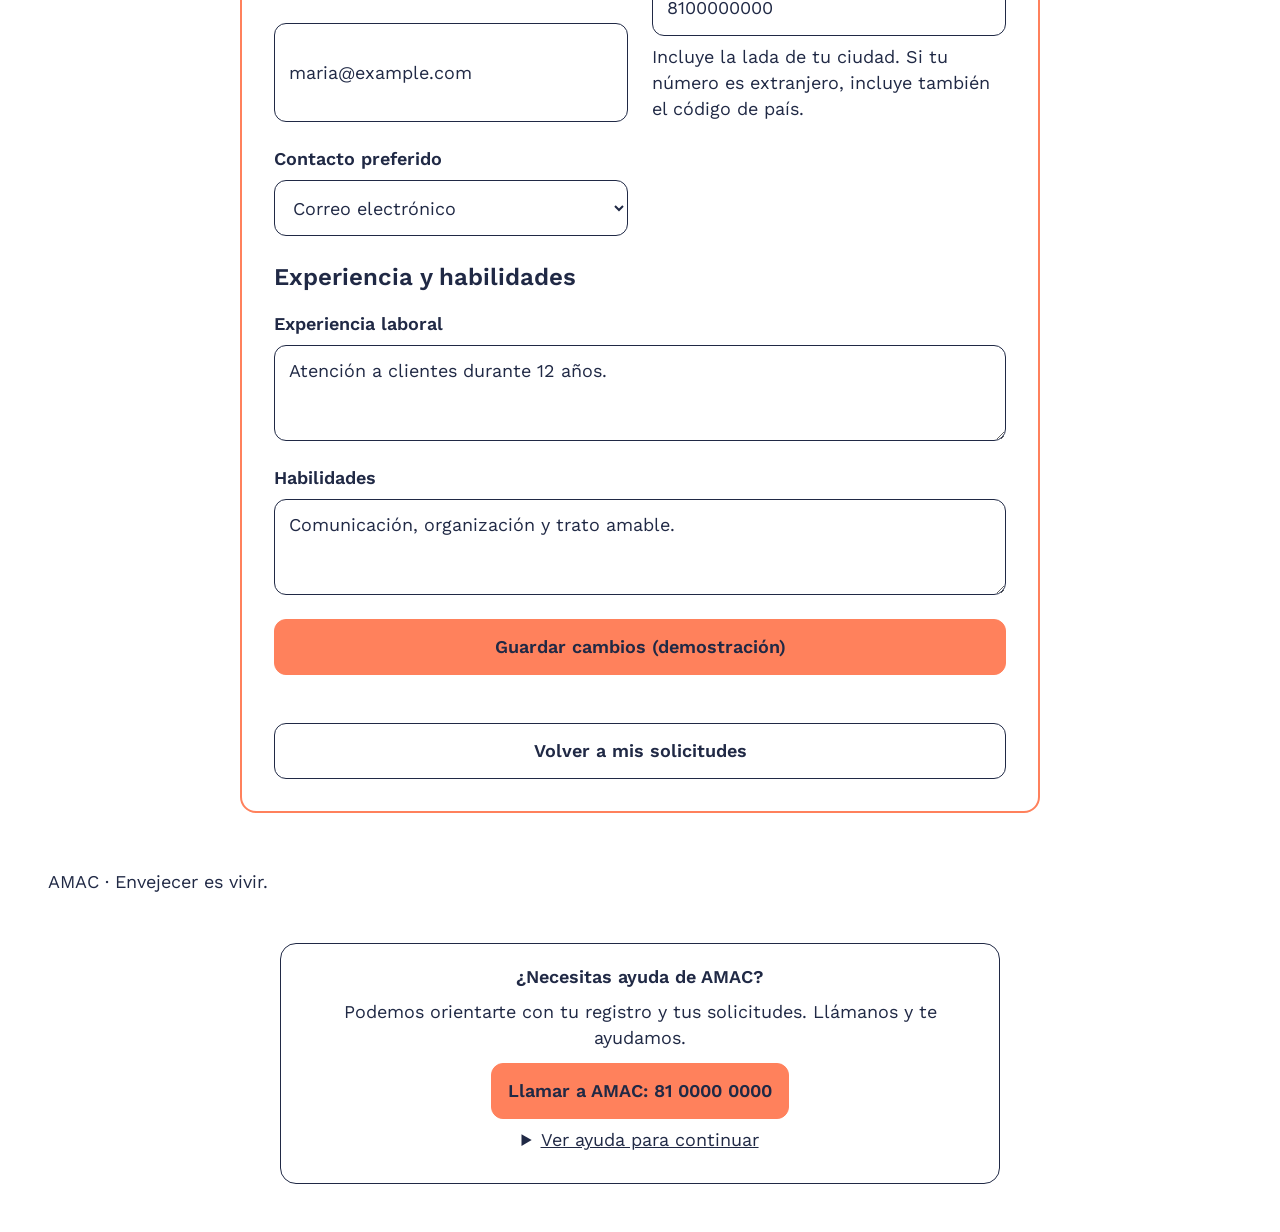
<file: perfil.html>
<!DOCTYPE html>
<html lang="es">
<head>
    <meta charset="utf-8">
    <meta name="viewport" content="width=device-width, initial-scale=1">
    <meta name="description" content="Plataforma de empleo AMAC. Oportunidades que valoran tu experiencia.">
    <title>Mi perfil | AMAC</title>
    <link rel="stylesheet" href="css/variables.css">
    <link rel="stylesheet" href="css/base.css">
    <link rel="stylesheet" href="css/layout.css">
    <link rel="stylesheet" href="css/componentes.css">
</head>
<body>
<a class="saltar-contenido" href="#principal">Saltar al contenido</a>
<header class="encabezado">
    <div class="contenedor encabezado__interior">
        <a class="marca" href="index.html"><img src="img/logo-amac.png" width="300" height="76" alt="AMAC, asociAMayores A.C. — Inicio"></a>
        <nav class="navegacion" aria-label="Navegación principal">
            <a href="index.html">Buscar empleo</a>
            <a href="mis-solicitudes.html">Mis solicitudes</a>
            <a href="empresa-vacantes.html">Mi empresa</a>
            <a href="#ayuda">Ayuda</a>
            <a href="login.html">Cerrar Sesión</a>
        </nav>
    </div>
</header>
<main class="contenedor " id="principal" tabindex="-1">
<div class="cabecera-editorial cabecera-editorial--centrada"><p>MI CUENTA</p><h1>Mi perfil</h1><p>Revisa tus datos de contacto, experiencia y habilidades.</p></div>
<form class="formulario-registro" action="mis-solicitudes.html#perfil-demo" method="get" aria-label="Edición del perfil del candidato">
<p>
Estos datos son ficticios. Puedes editarlos para recorrer la demostración, pero los cambios no se guardan.
</p>
<p>
    Todos los campos son obligatorios, excepto los que indican
    "opcional".
</p>
<fieldset><legend>Datos personales</legend><div class="campos"><div class="campo-formulario"><label for="nombre">Nombre(s)</label><input type="text" id="nombre" autocomplete="given-name" required value="María"></div><div class="campo-formulario"><label for="apellido-paterno">Apellido paterno</label><input type="text" id="apellido-paterno" autocomplete="family-name" required value="López"></div><div class="campo-formulario"><label for="apellido-materno">Apellido materno (opcional)</label><input type="text" id="apellido-materno" value="García"></div><div class="campo-formulario"><label for="edad">Edad</label><input type="number" id="edad" required min="18" max="120" inputmode="numeric" value="64"></div><div class="campo-formulario"><label for="sexo">Sexo</label><select id="sexo" required><option value="">Selecciona una opción</option><option selected>Mujer</option><option>Hombre</option><option>Prefiero no decirlo</option></select></div><div class="campo-formulario"><label for="estudios">Máximo nivel de estudios</label><select id="estudios" required><option value="">Selecciona una opción</option><option>Primaria</option><option selected>Secundaria</option><option>Preparatoria</option><option>Carrera técnica</option><option>Licenciatura</option><option>Posgrado</option><option>Otro</option></select></div></div></fieldset>
<fieldset><legend>Dirección</legend><div class="campos"><div class="campo-formulario"><label for="calle">Calle y número</label><input type="text" id="calle" autocomplete="address-line1" required value="Calle Ejemplo 120"></div><div class="campo-formulario"><label for="colonia">Colonia</label><input type="text" id="colonia" autocomplete="address-line2" required value="Centro"></div><div class="campo-formulario"><label for="ciudad">Ciudad</label><input type="text" id="ciudad" autocomplete="address-level2" required value="Monterrey"></div><div class="campo-formulario"><label for="estado">Estado</label><input type="text" id="estado" autocomplete="address-level1" required value="Nuevo León"></div><div class="campo-formulario"><label for="codigo-postal">Código postal</label><input type="text" id="codigo-postal" autocomplete="postal-code"
    inputmode="numeric" pattern="[0-9]{5}" minlength="5" maxlength="5"
    aria-describedby="ayuda-codigo-postal" required value="64000">
<p id="ayuda-codigo-postal">
    Escribe los cinco dígitos de tu código postal.
</p></div></div></fieldset>
<fieldset><legend>Datos de contacto</legend><div class="campos"><div class="campo-formulario"><label for="correo-registro">Correo electrónico</label><input type="email" id="correo-registro" autocomplete="email" placeholder="nombre@correo.com" required value="maria@example.com"></div><div class="campo-formulario"><label for="telefono">Teléfono celular</label><input type="tel" id="telefono" autocomplete="tel"
    aria-describedby="ayuda-telefono" required value="8100000000">
<p id="ayuda-telefono">
    Incluye la lada de tu ciudad. Si tu número es extranjero,
    incluye también el código de país.
</p></div>
<div class="campo-formulario"><label for="contacto">Contacto preferido</label><select id="contacto" required><option value="">Selecciona una opción</option><option selected>Correo electrónico</option><option>Teléfono celular</option></select></div></div></fieldset>
<fieldset><legend>Experiencia y habilidades</legend><div class="pila"><div class="campo-formulario"><label for="experiencia">Experiencia laboral</label><textarea id="experiencia" placeholder="Cuéntanos en qué has trabajado" required>Atención a clientes durante 12 años.</textarea></div><div class="campo-formulario"><label for="habilidades">Habilidades</label><textarea id="habilidades" placeholder="Por ejemplo: comunicación, organización y trato amable" required>Comunicación, organización y trato amable.</textarea></div></div></fieldset>
<button class="boton boton--coral boton--ancho" type="submit">Guardar cambios (demostración)</button><p class="texto-centrado"></p><a class="boton boton--ancho" href="mis-solicitudes.html">Volver a mis solicitudes</a></form>
</main>
<footer class="pie contenedor"><p>AMAC · Envejecer es vivir.</p><section class="ayuda" id="ayuda" aria-labelledby="titulo-ayuda">
    <h2 id="titulo-ayuda">¿Necesitas ayuda de AMAC?</h2>
    <p>Podemos orientarte con tu registro y tus solicitudes. Llámanos y te ayudamos.</p>
    <a class="boton boton--coral" href="tel:+528100000000">Llamar a AMAC: 81&nbsp;0000&nbsp;0000</a>
    <details><summary>Ver ayuda para continuar</summary><p>Para buscar empleo, explora las vacantes y abre la que te interese. Crea tu cuenta para registrar tus datos. AMAC debe aprobar tu registro antes de que puedas postularte.</p><p>Si representas a una empresa, visita el panel de Mi empresa.</p></details>
</section></footer>
</body>
</html>
</file>
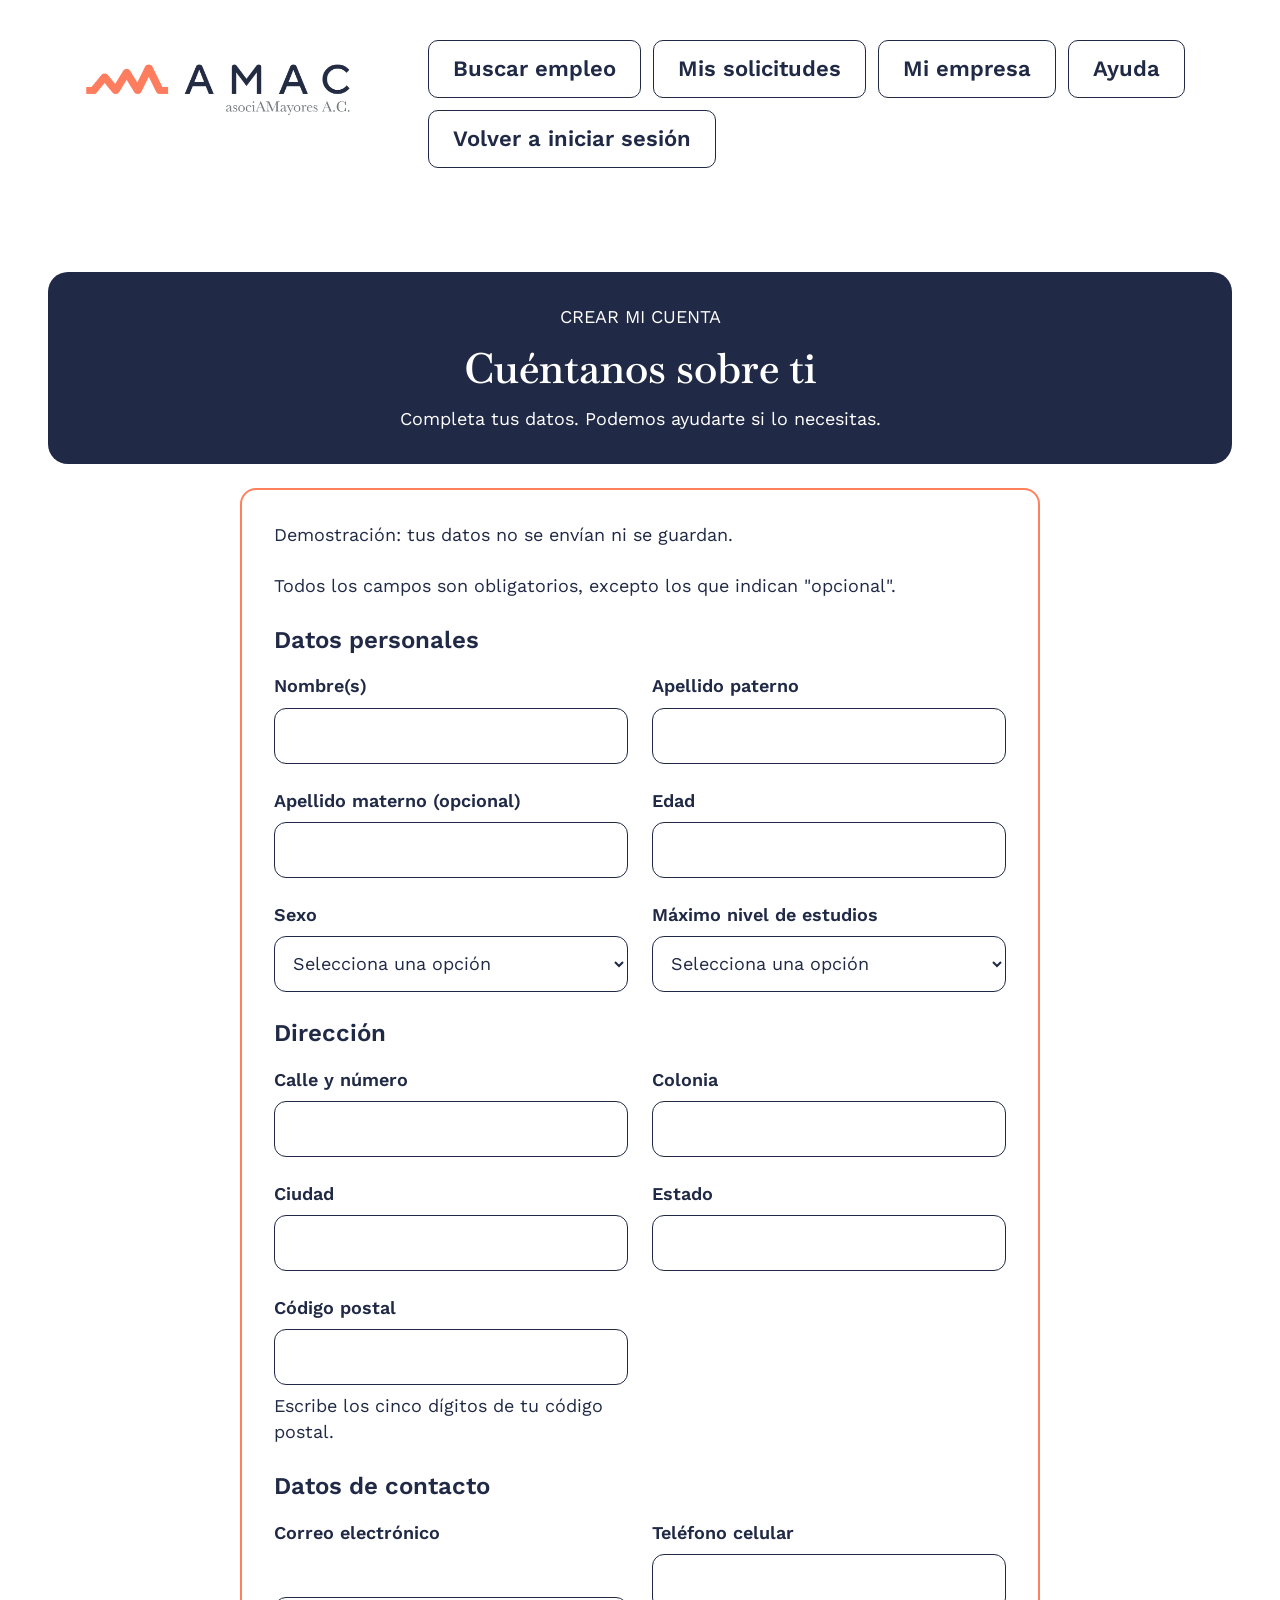
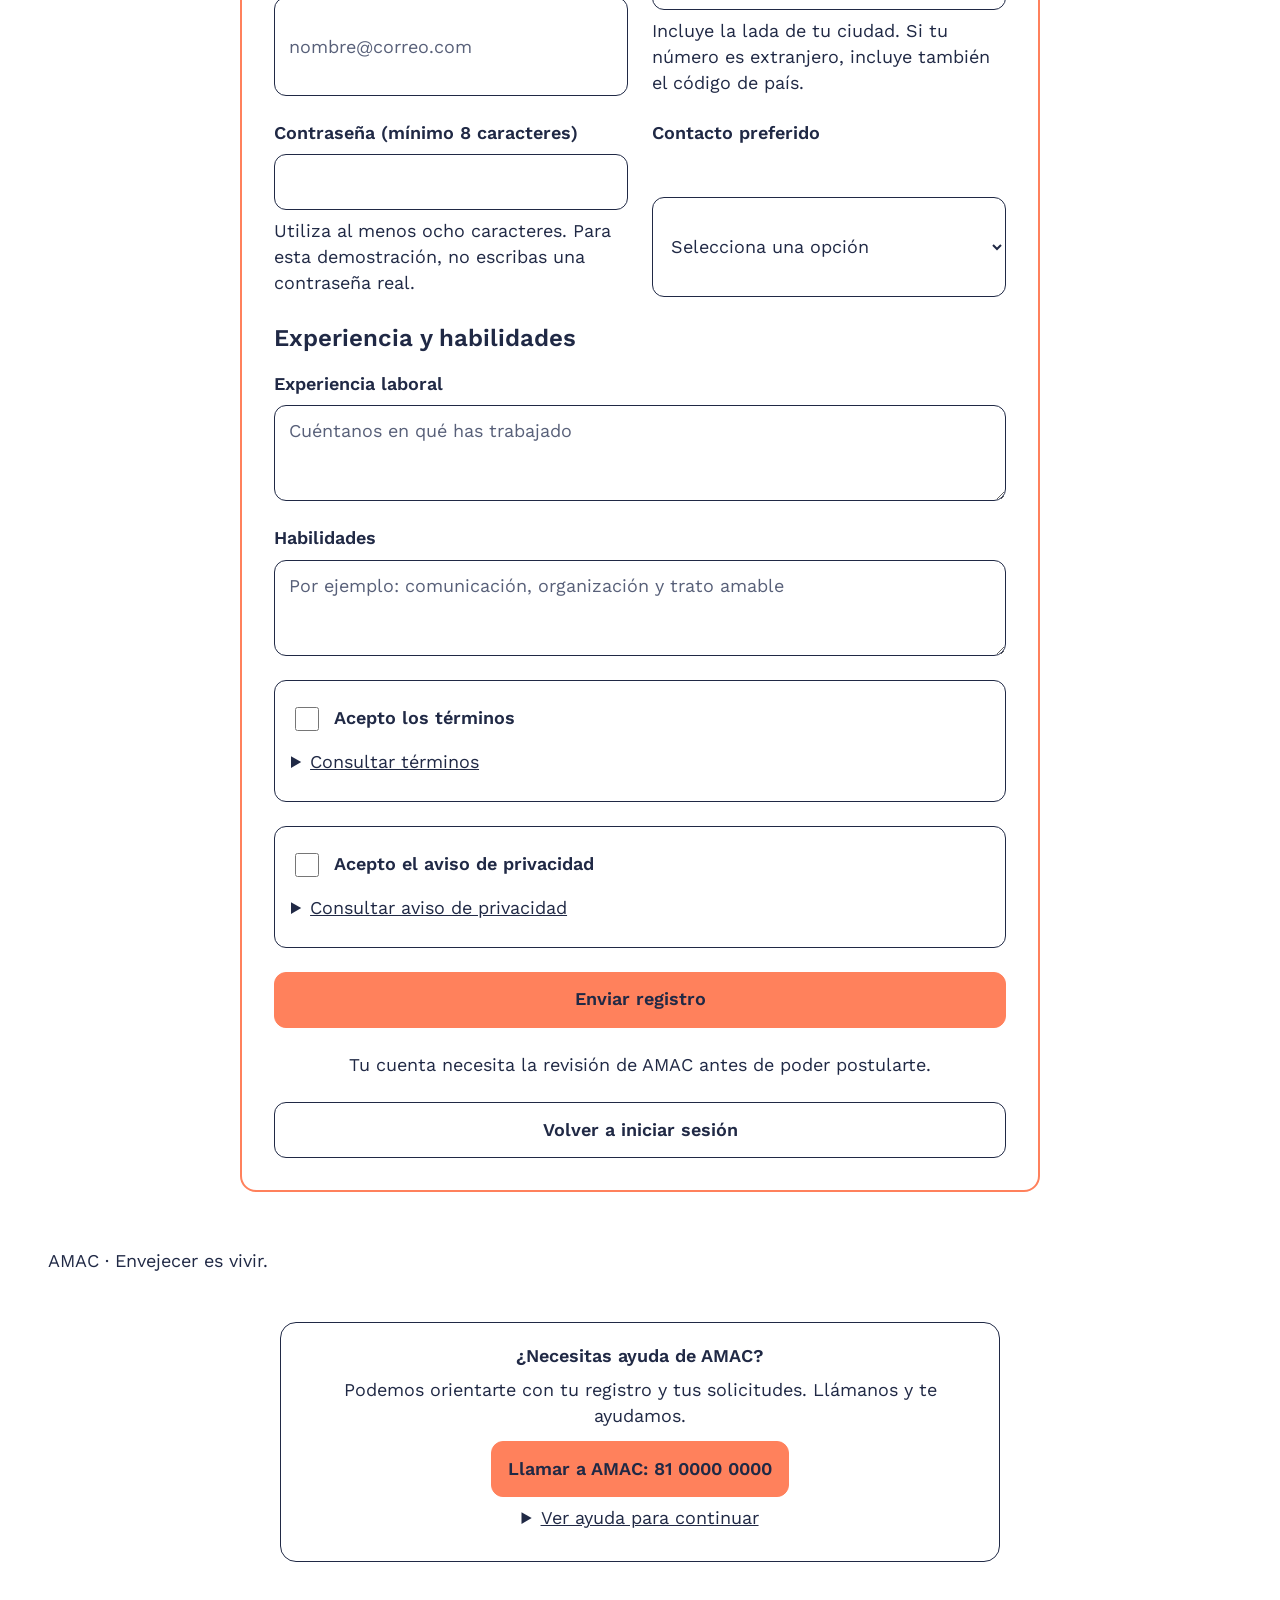
<file: registro-candidato.html>
<!DOCTYPE html>
<html lang="es">
<head>
    <meta charset="utf-8">
    <meta name="viewport" content="width=device-width, initial-scale=1">
    <meta name="description" content="Plataforma de empleo AMAC. Oportunidades que valoran tu experiencia.">
    <title>Registro de candidato | AMAC</title>
    <link rel="stylesheet" href="css/variables.css">
    <link rel="stylesheet" href="css/base.css">
    <link rel="stylesheet" href="css/layout.css">
    <link rel="stylesheet" href="css/componentes.css">
</head>
<body>
<a class="saltar-contenido" href="#principal">Saltar al contenido</a>
<header class="encabezado">
    <div class="contenedor encabezado__interior">
        <a class="marca" href="index.html"><img src="img/logo-amac.png" width="300" height="76" alt="AMAC, asociAMayores A.C. — Inicio"></a>
        <nav class="navegacion" aria-label="Navegación principal">
            <a href="index.html">Buscar empleo</a>
            <a href="mis-solicitudes.html">Mis solicitudes</a>
            <a href="empresa-vacantes.html">Mi empresa</a>
            <a href="#ayuda">Ayuda</a>
            <a href="login.html">Volver a iniciar sesión</a>
        </nav>
    </div>
</header>
<main class="contenedor " id="principal" tabindex="-1">
<div class="cabecera-editorial cabecera-editorial--centrada"><p>CREAR MI CUENTA</p><h1>Cuéntanos sobre ti</h1><p>Completa tus datos. Podemos ayudarte si lo necesitas.</p></div>
<form class="formulario-registro" action="login.html#registro-demo" method="get" aria-label="Registro de candidato">
<p>Demostración: tus datos no se envían ni se guardan.</p>
<p>
    Todos los campos son obligatorios, excepto los que indican
    "opcional".
</p>
<fieldset><legend>Datos personales</legend><div class="campos"><div class="campo-formulario"><label for="nombre">Nombre(s)</label><input type="text" id="nombre" autocomplete="given-name" required></div><div class="campo-formulario"><label for="apellido-paterno">Apellido paterno</label><input type="text" id="apellido-paterno" autocomplete="family-name" required></div><div class="campo-formulario"><label for="apellido-materno">Apellido materno (opcional)</label><input type="text" id="apellido-materno"></div><div class="campo-formulario"><label for="edad">Edad</label><input type="number" id="edad" required min="18" max="120" inputmode="numeric"></div><div class="campo-formulario"><label for="sexo">Sexo</label><select id="sexo" required><option value="">Selecciona una opción</option><option>Mujer</option><option>Hombre</option><option>Prefiero no decirlo</option></select></div><div class="campo-formulario"><label for="estudios">Máximo nivel de estudios</label><select id="estudios" required><option value="">Selecciona una opción</option><option>Primaria</option><option>Secundaria</option><option>Preparatoria</option><option>Carrera técnica</option><option>Licenciatura</option><option>Posgrado</option><option>Otro</option></select></div></div></fieldset>
<fieldset><legend>Dirección</legend><div class="campos"><div class="campo-formulario"><label for="calle">Calle y número</label><input type="text" id="calle" autocomplete="address-line1" required></div><div class="campo-formulario"><label for="colonia">Colonia</label><input type="text" id="colonia" autocomplete="address-line2" required></div><div class="campo-formulario"><label for="ciudad">Ciudad</label><input type="text" id="ciudad" autocomplete="address-level2" required></div><div class="campo-formulario"><label for="estado">Estado</label><input type="text" id="estado" autocomplete="address-level1" required></div><div class="campo-formulario"><label for="codigo-postal">Código postal</label><input type="text" id="codigo-postal" autocomplete="postal-code"
    inputmode="numeric" pattern="[0-9]{5}" minlength="5" maxlength="5"
    aria-describedby="ayuda-codigo-postal" required>
<p id="ayuda-codigo-postal">
    Escribe los cinco dígitos de tu código postal.
</p></div></div></fieldset>
<fieldset><legend>Datos de contacto</legend><div class="campos"><div class="campo-formulario"><label for="correo-registro">Correo electrónico</label><input type="email" id="correo-registro" autocomplete="email" placeholder="nombre@correo.com" required></div><div class="campo-formulario"><label for="telefono">Teléfono celular</label><input type="tel" id="telefono" autocomplete="tel"
    aria-describedby="ayuda-telefono" required>
<p id="ayuda-telefono">
    Incluye la lada de tu ciudad. Si tu número es extranjero,
    incluye también el código de país.
</p></div><div class="campo-formulario"><label for="clave-registro">Contraseña (mínimo 8 caracteres)</label><input type="password" id="clave-registro" autocomplete="new-password"
    minlength="8" aria-describedby="ayuda-clave" required>
<p id="ayuda-clave">
    Utiliza al menos ocho caracteres.
    Para esta demostración, no escribas una contraseña real.
</p></div><div class="campo-formulario"><label for="contacto">Contacto preferido</label><select id="contacto" required><option value="">Selecciona una opción</option><option>Correo electrónico</option><option>Teléfono celular</option></select></div></div></fieldset>
<fieldset><legend>Experiencia y habilidades</legend><div class="pila"><div class="campo-formulario"><label for="experiencia">Experiencia laboral</label><textarea id="experiencia" placeholder="Cuéntanos en qué has trabajado" required></textarea></div><div class="campo-formulario"><label for="habilidades">Habilidades</label><textarea id="habilidades" placeholder="Por ejemplo: comunicación, organización y trato amable" required></textarea></div></div></fieldset>
<div class="aceptacion"><div class="opcion-aceptacion"><input type="checkbox" id="terminos" required><label for="terminos">Acepto los términos</label></div><details><summary>Consultar términos</summary><p>Los términos definitivos de uso serán proporcionados por AMAC antes de habilitar el registro. Esta maqueta no crea cuentas.</p></details></div>
<div class="aceptacion"><div class="opcion-aceptacion"><input type="checkbox" id="privacidad" required><label for="privacidad">Acepto el aviso de privacidad</label></div><details><summary>Consultar aviso de privacidad</summary><p>El aviso de privacidad definitivo será proporcionado por AMAC antes de recopilar datos. Esta maqueta no envía ni almacena la información del formulario.</p></details></div>
<button class="boton boton--coral boton--ancho" type="submit">Enviar registro</button><p class="texto-centrado">Tu cuenta necesita la revisión de AMAC antes de poder postularte.</p><a class="boton boton--ancho" href="login.html">Volver a iniciar sesión</a></form>
</main>
<footer class="pie contenedor"><p>AMAC · Envejecer es vivir.</p><section class="ayuda" id="ayuda" aria-labelledby="titulo-ayuda">
    <h2 id="titulo-ayuda">¿Necesitas ayuda de AMAC?</h2>
    <p>Podemos orientarte con tu registro y tus solicitudes. Llámanos y te ayudamos.</p>
    <a class="boton boton--coral" href="tel:+528100000000">Llamar a AMAC: 81&nbsp;0000&nbsp;0000</a>
    <details><summary>Ver ayuda para continuar</summary><p>Para buscar empleo, explora las vacantes y abre la que te interese. Crea tu cuenta para registrar tus datos. AMAC debe aprobar tu registro antes de que puedas postularte.</p><p>Si representas a una empresa, visita el panel de Mi empresa.</p></details>
</section></footer>
</body>
</html>
</file>
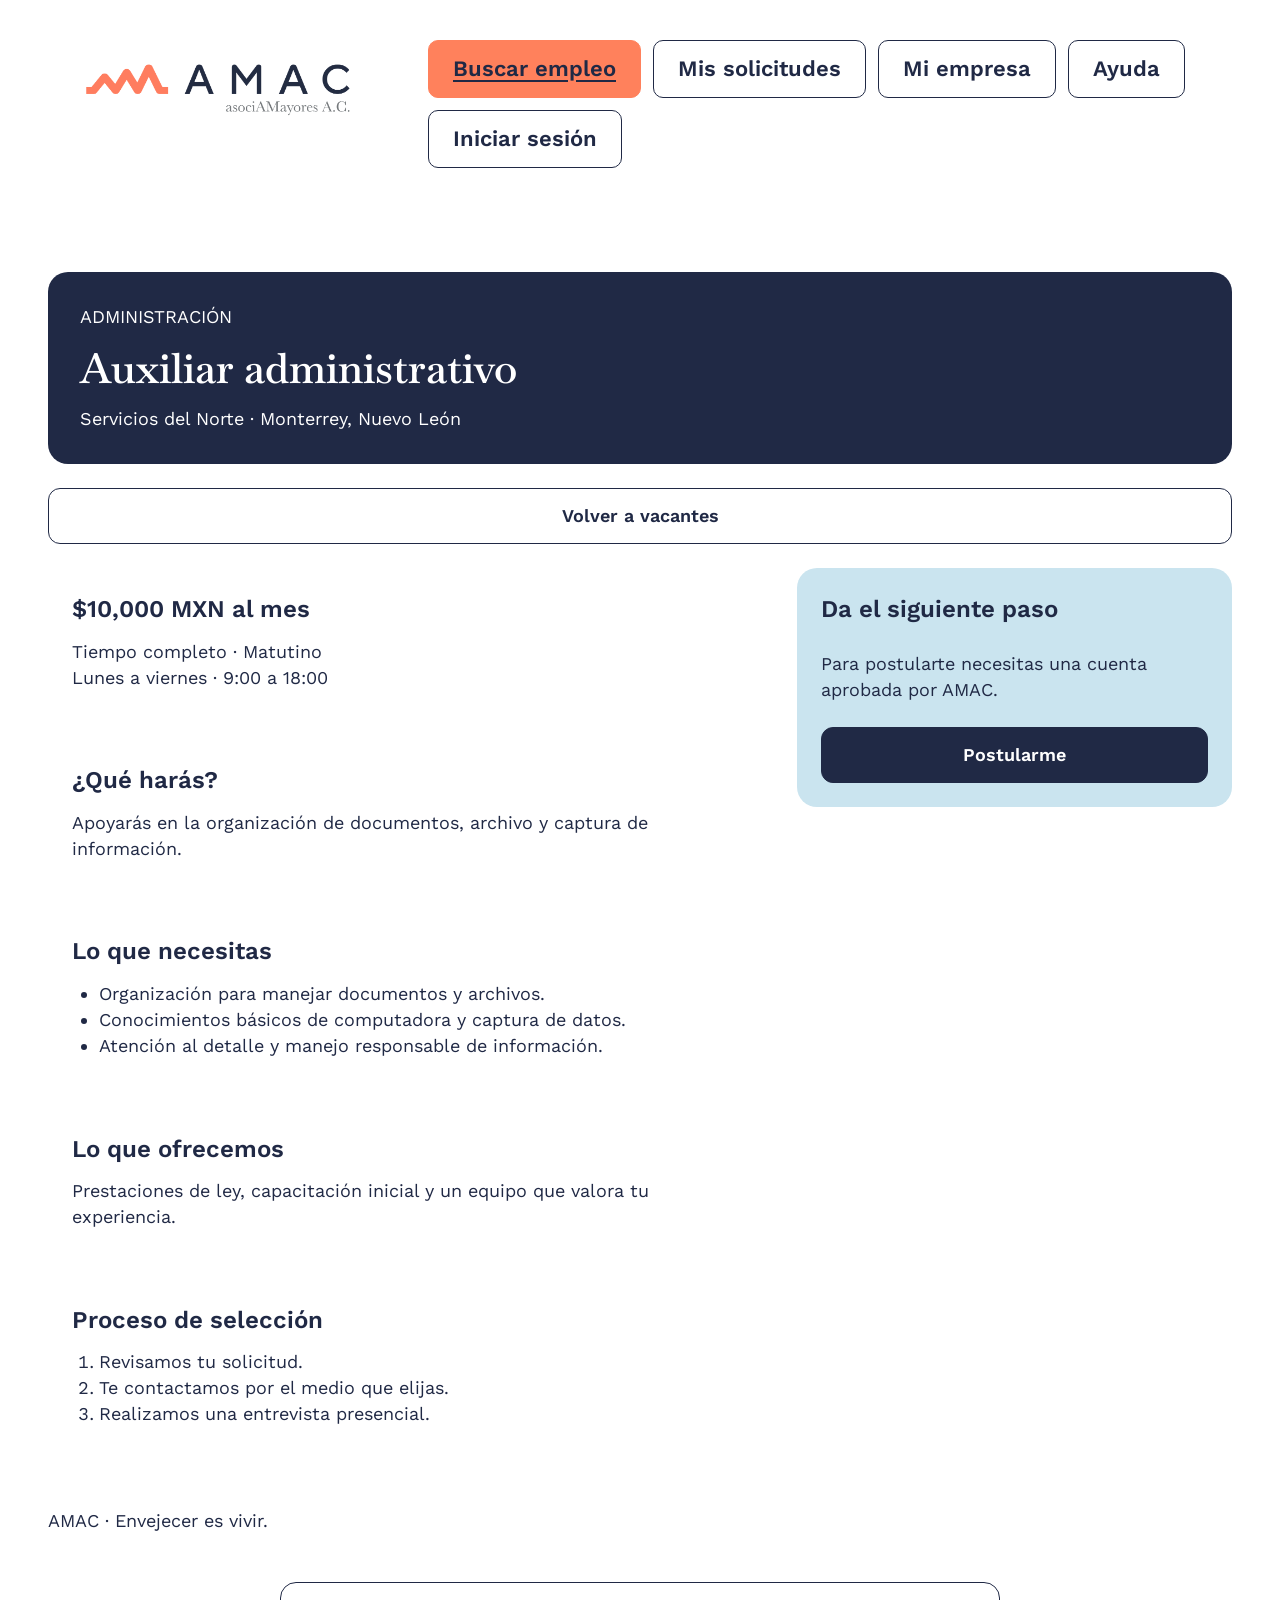
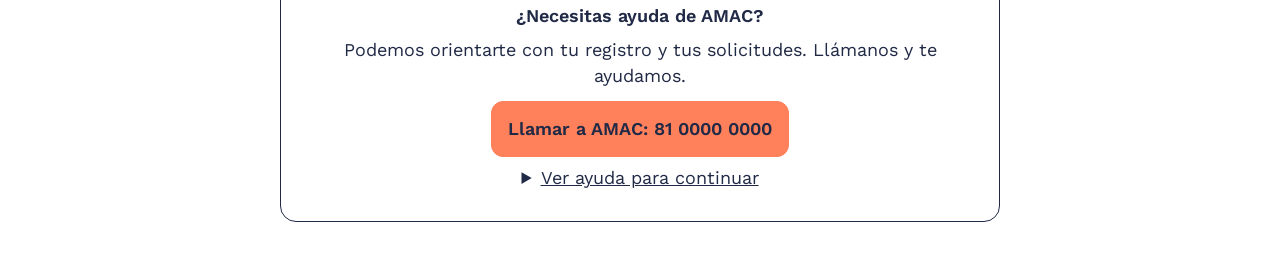
<file: vacante-administracion.html>
<!DOCTYPE html>
<html lang="es">

<head>
    <meta charset="utf-8">
    <meta name="viewport" content="width=device-width, initial-scale=1">
    <meta name="description" content="Plataforma de empleo AMAC. Oportunidades que valoran tu experiencia.">
    <title>Auxiliar administrativo | AMAC</title>
    <link rel="stylesheet" href="css/variables.css">
    <link rel="stylesheet" href="css/base.css">
    <link rel="stylesheet" href="css/layout.css">
    <link rel="stylesheet" href="css/componentes.css">
</head>

<body>
    <a class="saltar-contenido" href="#principal">Saltar al contenido</a>

    <header class="encabezado">
        <div class="contenedor encabezado__interior">
            <a class="marca" href="index.html">
                <img src="img/logo-amac.png" width="300" height="76" alt="AMAC, asociAMayores A.C. — Inicio">
            </a>
            <nav class="navegacion" aria-label="Navegación principal">
                <a href="index.html" aria-current="page">Buscar empleo</a>
                <a href="mis-solicitudes.html">Mis solicitudes</a>
                <a href="empresa-vacantes.html">Mi empresa</a>
                <a href="#ayuda">Ayuda</a>
                <a href="login.html">Iniciar sesión</a>
            </nav>
        </div>
    </header>

    <main class="contenedor" id="principal" tabindex="-1">
        <div class="cabecera-editorial">
            <p>ADMINISTRACIÓN</p>
            <h1>Auxiliar administrativo</h1>
            <p>Servicios del Norte · Monterrey, Nuevo León</p>
        </div>

        <a class="boton boton--ancho" href="index.html#resultados">Volver a vacantes</a>

        <div class="oferta-postulacion">
            <div class="informacion-vacante">
                <section class="bloque-informacion" aria-labelledby="sueldo">
                    <h2 id="sueldo">$10,000 MXN al mes</h2>
                    <p>Tiempo completo · Matutino<br>Lunes a viernes · 9:00 a 18:00</p>
                </section>

                <section class="bloque-informacion" aria-labelledby="actividades">
                    <h2 id="actividades">¿Qué harás?</h2>
                    <p>Apoyarás en la organización de documentos, archivo y captura de información.</p>
                </section>

                <section class="bloque-informacion" aria-labelledby="requisitos">
                    <h2 id="requisitos">Lo que necesitas</h2>
                    <ul>
                        <li>Organización para manejar documentos y archivos.</li>
                        <li>Conocimientos básicos de computadora y captura de datos.</li>
                        <li>Atención al detalle y manejo responsable de información.</li>
                    </ul>
                </section>

                <section class="bloque-informacion" aria-labelledby="beneficios">
                    <h2 id="beneficios">Lo que ofrecemos</h2>
                    <p>Prestaciones de ley, capacitación inicial y un equipo que valora tu experiencia.</p>
                </section>

                <section class="bloque-informacion" aria-labelledby="proceso">
                    <h2 id="proceso">Proceso de selección</h2>
                    <ol>
                        <li>Revisamos tu solicitud.</li>
                        <li>Te contactamos por el medio que elijas.</li>
                        <li>Realizamos una entrevista presencial.</li>
                    </ol>
                </section>
            </div>

            <aside class="siguiente-paso pila" aria-labelledby="siguiente-paso">
                <h2 id="siguiente-paso">Da el siguiente paso</h2>
                <p>Para postularte necesitas una cuenta aprobada por AMAC.</p>
                <a class="boton boton--azul boton--ancho" href="login.html">Postularme</a>
            </aside>
        </div>
    </main>

    <footer class="pie contenedor">
        <p>AMAC · Envejecer es vivir.</p>
        <section class="ayuda" id="ayuda" aria-labelledby="titulo-ayuda">
            <h2 id="titulo-ayuda">¿Necesitas ayuda de AMAC?</h2>
            <p>Podemos orientarte con tu registro y tus solicitudes. Llámanos y te ayudamos.</p>
            <a class="boton boton--coral" href="tel:+528100000000">Llamar a AMAC: 81&nbsp;0000&nbsp;0000</a>
            <details>
                <summary>Ver ayuda para continuar</summary>
                <p>Para buscar empleo, explora las vacantes y abre la que te interese. Crea tu cuenta para registrar tus datos. AMAC debe aprobar tu registro antes de que puedas postularte.</p>
                <p>Si representas a una empresa, visita el panel de Mi empresa.</p>
            </details>
        </section>
    </footer>
</body>

</html>
</file>
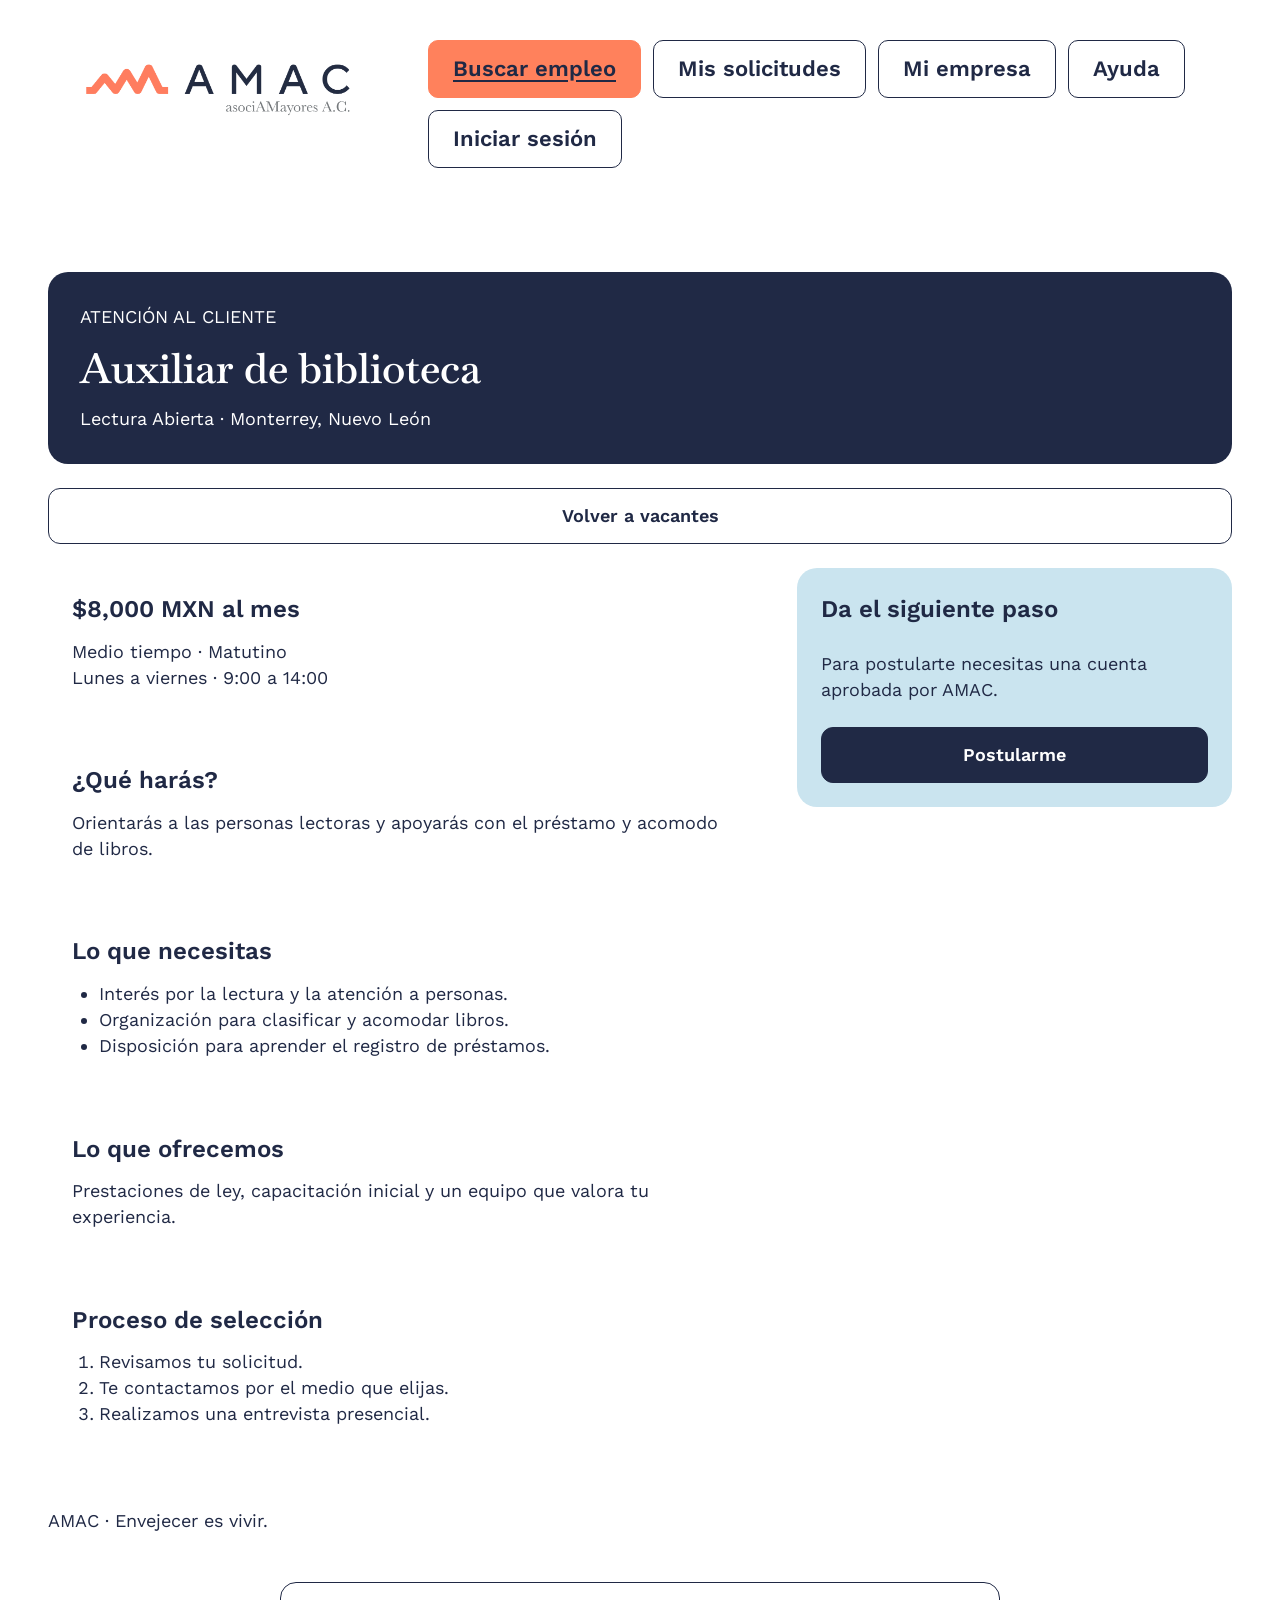
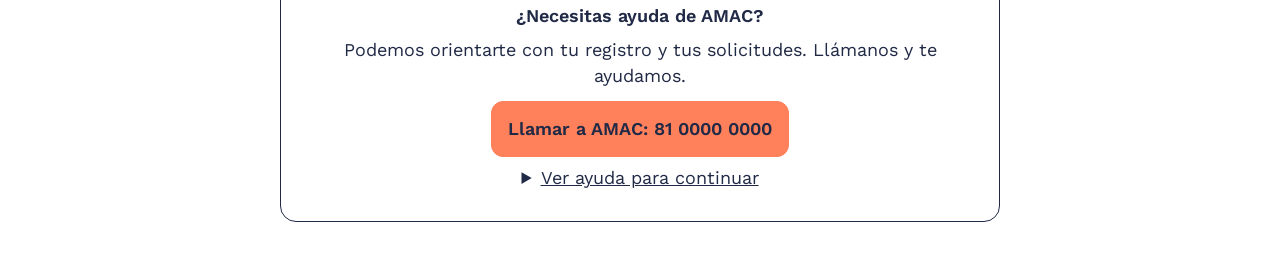
<file: vacante-biblioteca.html>
<!DOCTYPE html>
<html lang="es">

<head>
    <meta charset="utf-8">
    <meta name="viewport" content="width=device-width, initial-scale=1">
    <meta name="description" content="Plataforma de empleo AMAC. Oportunidades que valoran tu experiencia.">
    <title>Auxiliar de biblioteca | AMAC</title>
    <link rel="stylesheet" href="css/variables.css">
    <link rel="stylesheet" href="css/base.css">
    <link rel="stylesheet" href="css/layout.css">
    <link rel="stylesheet" href="css/componentes.css">
</head>

<body>
    <a class="saltar-contenido" href="#principal">Saltar al contenido</a>

    <header class="encabezado">
        <div class="contenedor encabezado__interior">
            <a class="marca" href="index.html">
                <img src="img/logo-amac.png" width="300" height="76" alt="AMAC, asociAMayores A.C. — Inicio">
            </a>
            <nav class="navegacion" aria-label="Navegación principal">
                <a href="index.html" aria-current="page">Buscar empleo</a>
                <a href="mis-solicitudes.html">Mis solicitudes</a>
                <a href="empresa-vacantes.html">Mi empresa</a>
                <a href="#ayuda">Ayuda</a>
                <a href="login.html">Iniciar sesión</a>
            </nav>
        </div>
    </header>

    <main class="contenedor" id="principal" tabindex="-1">
        <div class="cabecera-editorial">
            <p>ATENCIÓN AL CLIENTE</p>
            <h1>Auxiliar de biblioteca</h1>
            <p>Lectura Abierta · Monterrey, Nuevo León</p>
        </div>

        <a class="boton boton--ancho" href="index.html#resultados">Volver a vacantes</a>

        <div class="oferta-postulacion">
            <div class="informacion-vacante">
                <section class="bloque-informacion" aria-labelledby="sueldo">
                    <h2 id="sueldo">$8,000 MXN al mes</h2>
                    <p>Medio tiempo · Matutino<br>Lunes a viernes · 9:00 a 14:00</p>
                </section>

                <section class="bloque-informacion" aria-labelledby="actividades">
                    <h2 id="actividades">¿Qué harás?</h2>
                    <p>Orientarás a las personas lectoras y apoyarás con el préstamo y acomodo de libros.</p>
                </section>

                <section class="bloque-informacion" aria-labelledby="requisitos">
                    <h2 id="requisitos">Lo que necesitas</h2>
                    <ul>
                        <li>Interés por la lectura y la atención a personas.</li>
                        <li>Organización para clasificar y acomodar libros.</li>
                        <li>Disposición para aprender el registro de préstamos.</li>
                    </ul>
                </section>

                <section class="bloque-informacion" aria-labelledby="beneficios">
                    <h2 id="beneficios">Lo que ofrecemos</h2>
                    <p>Prestaciones de ley, capacitación inicial y un equipo que valora tu experiencia.</p>
                </section>

                <section class="bloque-informacion" aria-labelledby="proceso">
                    <h2 id="proceso">Proceso de selección</h2>
                    <ol>
                        <li>Revisamos tu solicitud.</li>
                        <li>Te contactamos por el medio que elijas.</li>
                        <li>Realizamos una entrevista presencial.</li>
                    </ol>
                </section>
            </div>

            <aside class="siguiente-paso pila" aria-labelledby="siguiente-paso">
                <h2 id="siguiente-paso">Da el siguiente paso</h2>
                <p>Para postularte necesitas una cuenta aprobada por AMAC.</p>
                <a class="boton boton--azul boton--ancho" href="login.html">Postularme</a>
            </aside>
        </div>
    </main>

    <footer class="pie contenedor">
        <p>AMAC · Envejecer es vivir.</p>
        <section class="ayuda" id="ayuda" aria-labelledby="titulo-ayuda">
            <h2 id="titulo-ayuda">¿Necesitas ayuda de AMAC?</h2>
            <p>Podemos orientarte con tu registro y tus solicitudes. Llámanos y te ayudamos.</p>
            <a class="boton boton--coral" href="tel:+528100000000">Llamar a AMAC: 81&nbsp;0000&nbsp;0000</a>
            <details>
                <summary>Ver ayuda para continuar</summary>
                <p>Para buscar empleo, explora las vacantes y abre la que te interese. Crea tu cuenta para registrar tus datos. AMAC debe aprobar tu registro antes de que puedas postularte.</p>
                <p>Si representas a una empresa, visita el panel de Mi empresa.</p>
            </details>
        </section>
    </footer>
</body>

</html>
</file>
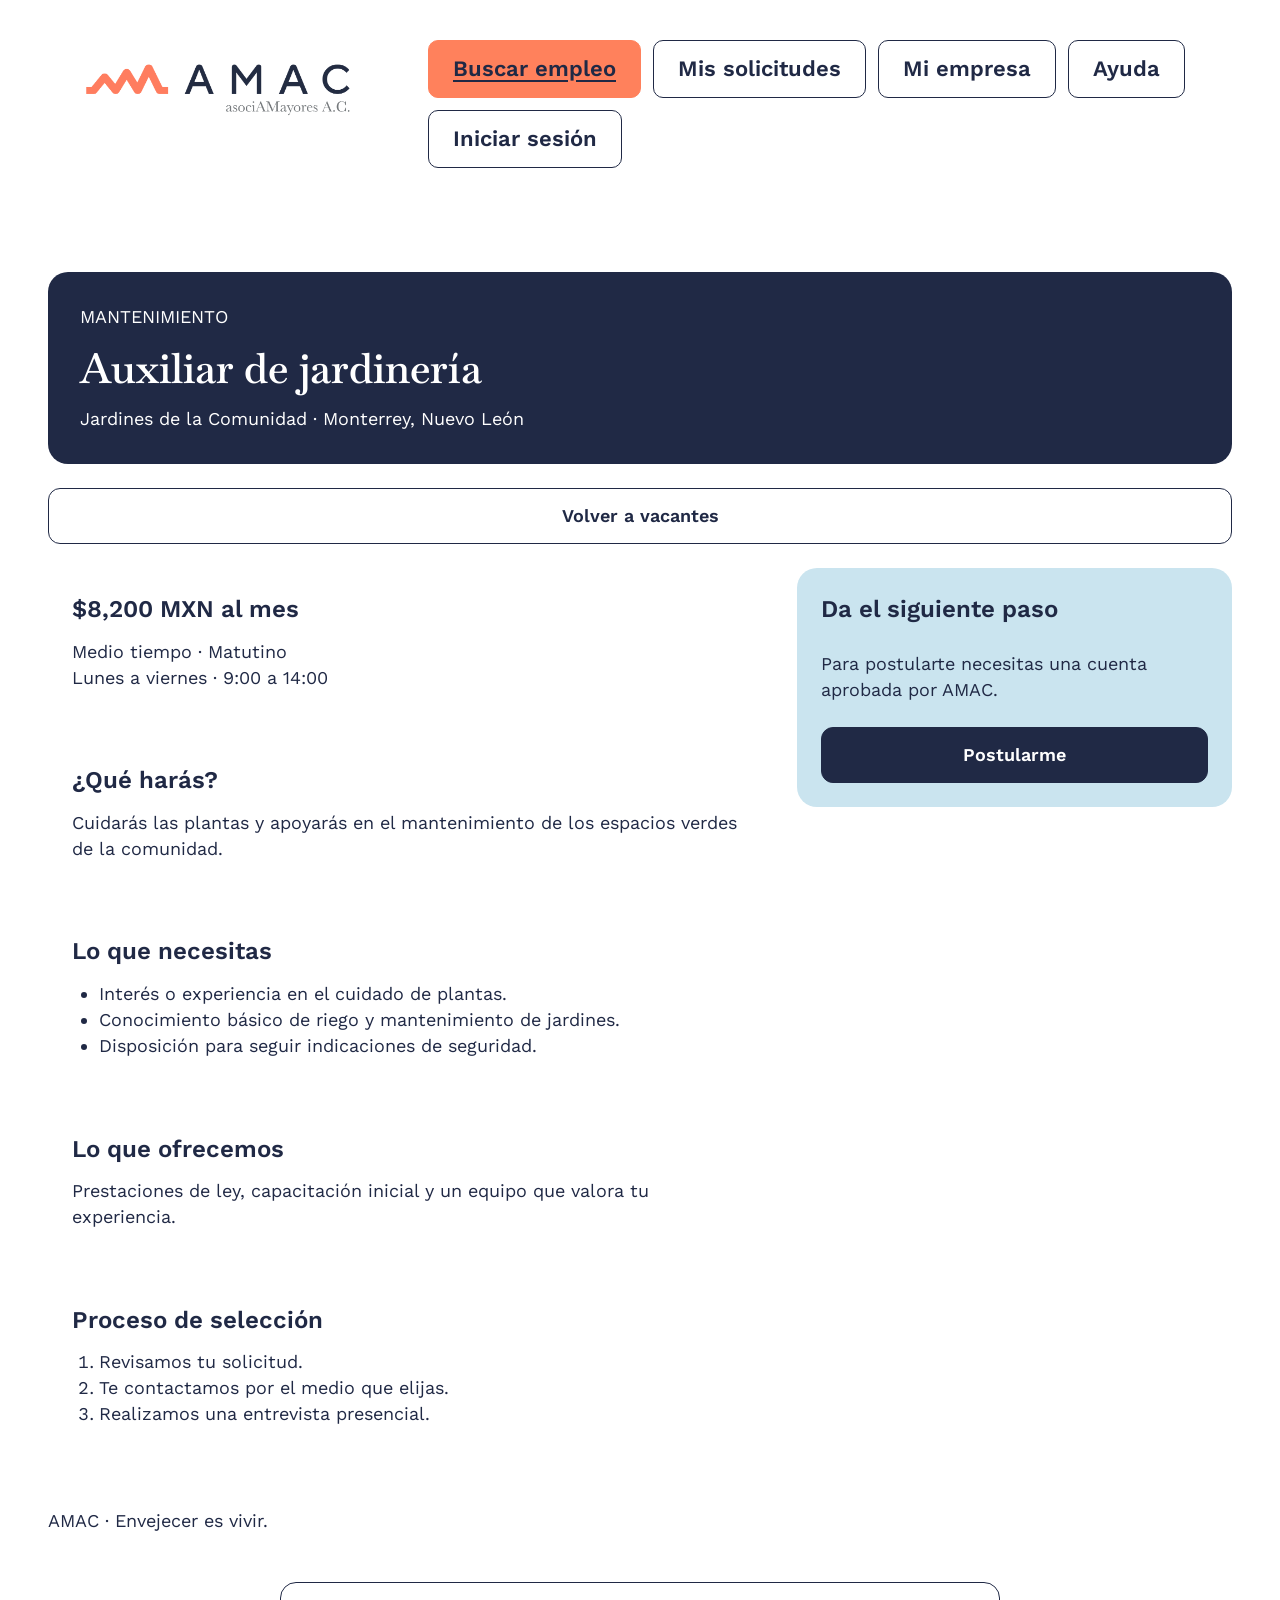
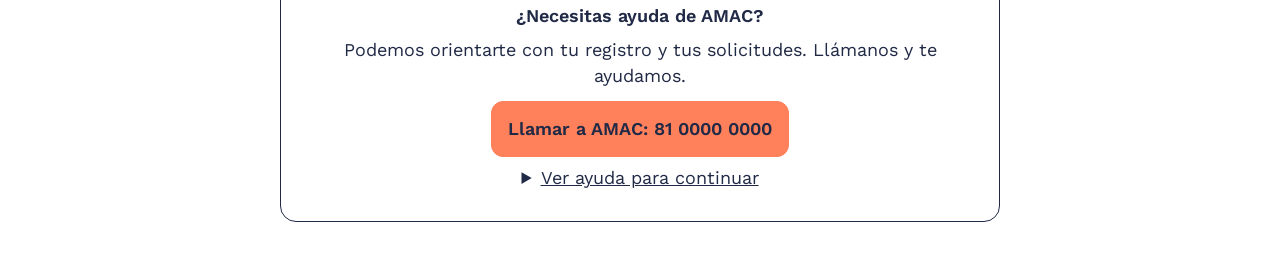
<file: vacante-jardineria.html>
<!DOCTYPE html>
<html lang="es">

<head>
    <meta charset="utf-8">
    <meta name="viewport" content="width=device-width, initial-scale=1">
    <meta name="description" content="Plataforma de empleo AMAC. Oportunidades que valoran tu experiencia.">
    <title>Auxiliar de jardinería | AMAC</title>
    <link rel="stylesheet" href="css/variables.css">
    <link rel="stylesheet" href="css/base.css">
    <link rel="stylesheet" href="css/layout.css">
    <link rel="stylesheet" href="css/componentes.css">
</head>

<body>
<a class="saltar-contenido" href="#principal">Saltar al contenido</a>

    <header class="encabezado">
        <div class="contenedor encabezado__interior">
            <a class="marca" href="index.html">
                <img src="img/logo-amac.png" width="300" height="76" alt="AMAC, asociAMayores A.C. — Inicio">
            </a>
            <nav class="navegacion" aria-label="Navegación principal">
                <a href="index.html" aria-current="page">Buscar empleo</a>
                <a href="mis-solicitudes.html">Mis solicitudes</a>
                <a href="empresa-vacantes.html">Mi empresa</a>
                <a href="#ayuda">Ayuda</a>
                <a href="login.html">Iniciar sesión</a>
            </nav>
        </div>
    </header>

    <main class="contenedor" id="principal" tabindex="-1">
        <div class="cabecera-editorial">
            <p>MANTENIMIENTO</p>
            <h1>Auxiliar de jardinería</h1>
            <p>Jardines de la Comunidad · Monterrey, Nuevo León</p>
        </div>

        <a class="boton boton--ancho" href="index.html#resultados">Volver a vacantes</a>

        <div class="oferta-postulacion">
            <div class="informacion-vacante">
                <section class="bloque-informacion" aria-labelledby="sueldo">
                    <h2 id="sueldo">$8,200 MXN al mes</h2>
                    <p>Medio tiempo · Matutino<br>Lunes a viernes · 9:00 a 14:00</p>
                </section>

                <section class="bloque-informacion" aria-labelledby="actividades">
                    <h2 id="actividades">¿Qué harás?</h2>
                    <p>Cuidarás las plantas y apoyarás en el mantenimiento de los espacios verdes de la comunidad.</p>
                </section>

                <section class="bloque-informacion" aria-labelledby="requisitos">
                    <h2 id="requisitos">Lo que necesitas</h2>
                    <ul>
                        <li>Interés o experiencia en el cuidado de plantas.</li>
                        <li>Conocimiento básico de riego y mantenimiento de jardines.</li>
                        <li>Disposición para seguir indicaciones de seguridad.</li>
                    </ul>
                </section>

                <section class="bloque-informacion" aria-labelledby="beneficios">
                    <h2 id="beneficios">Lo que ofrecemos</h2>
                    <p>Prestaciones de ley, capacitación inicial y un equipo que valora tu experiencia.</p>
                </section>

                <section class="bloque-informacion" aria-labelledby="proceso">
                    <h2 id="proceso">Proceso de selección</h2>
                    <ol>
                        <li>Revisamos tu solicitud.</li>
                        <li>Te contactamos por el medio que elijas.</li>
                        <li>Realizamos una entrevista presencial.</li>
                    </ol>
                </section>
            </div>

            <aside class="siguiente-paso pila" aria-labelledby="siguiente-paso">
                <h2 id="siguiente-paso">Da el siguiente paso</h2>
                <p>Para postularte necesitas una cuenta aprobada por AMAC.</p>
                <a class="boton boton--azul boton--ancho" href="login.html">Postularme</a>
            </aside>
        </div>
    </main>

    <footer class="pie contenedor">
        <p>AMAC · Envejecer es vivir.</p>
        <section class="ayuda" id="ayuda" aria-labelledby="titulo-ayuda">
            <h2 id="titulo-ayuda">¿Necesitas ayuda de AMAC?</h2>
            <p>Podemos orientarte con tu registro y tus solicitudes. Llámanos y te ayudamos.</p>
            <a class="boton boton--coral" href="tel:+528100000000">Llamar a AMAC: 81&nbsp;0000&nbsp;0000</a>
            <details>
                <summary>Ver ayuda para continuar</summary>
                <p>Para buscar empleo, explora las vacantes y abre la que te interese. Crea tu cuenta para registrar tus datos. AMAC debe aprobar tu registro antes de que puedas postularte.</p>
                <p>Si representas a una empresa, visita el panel de Mi empresa.</p>
            </details>
        </section>
    </footer>
</body>

</html>
</file>
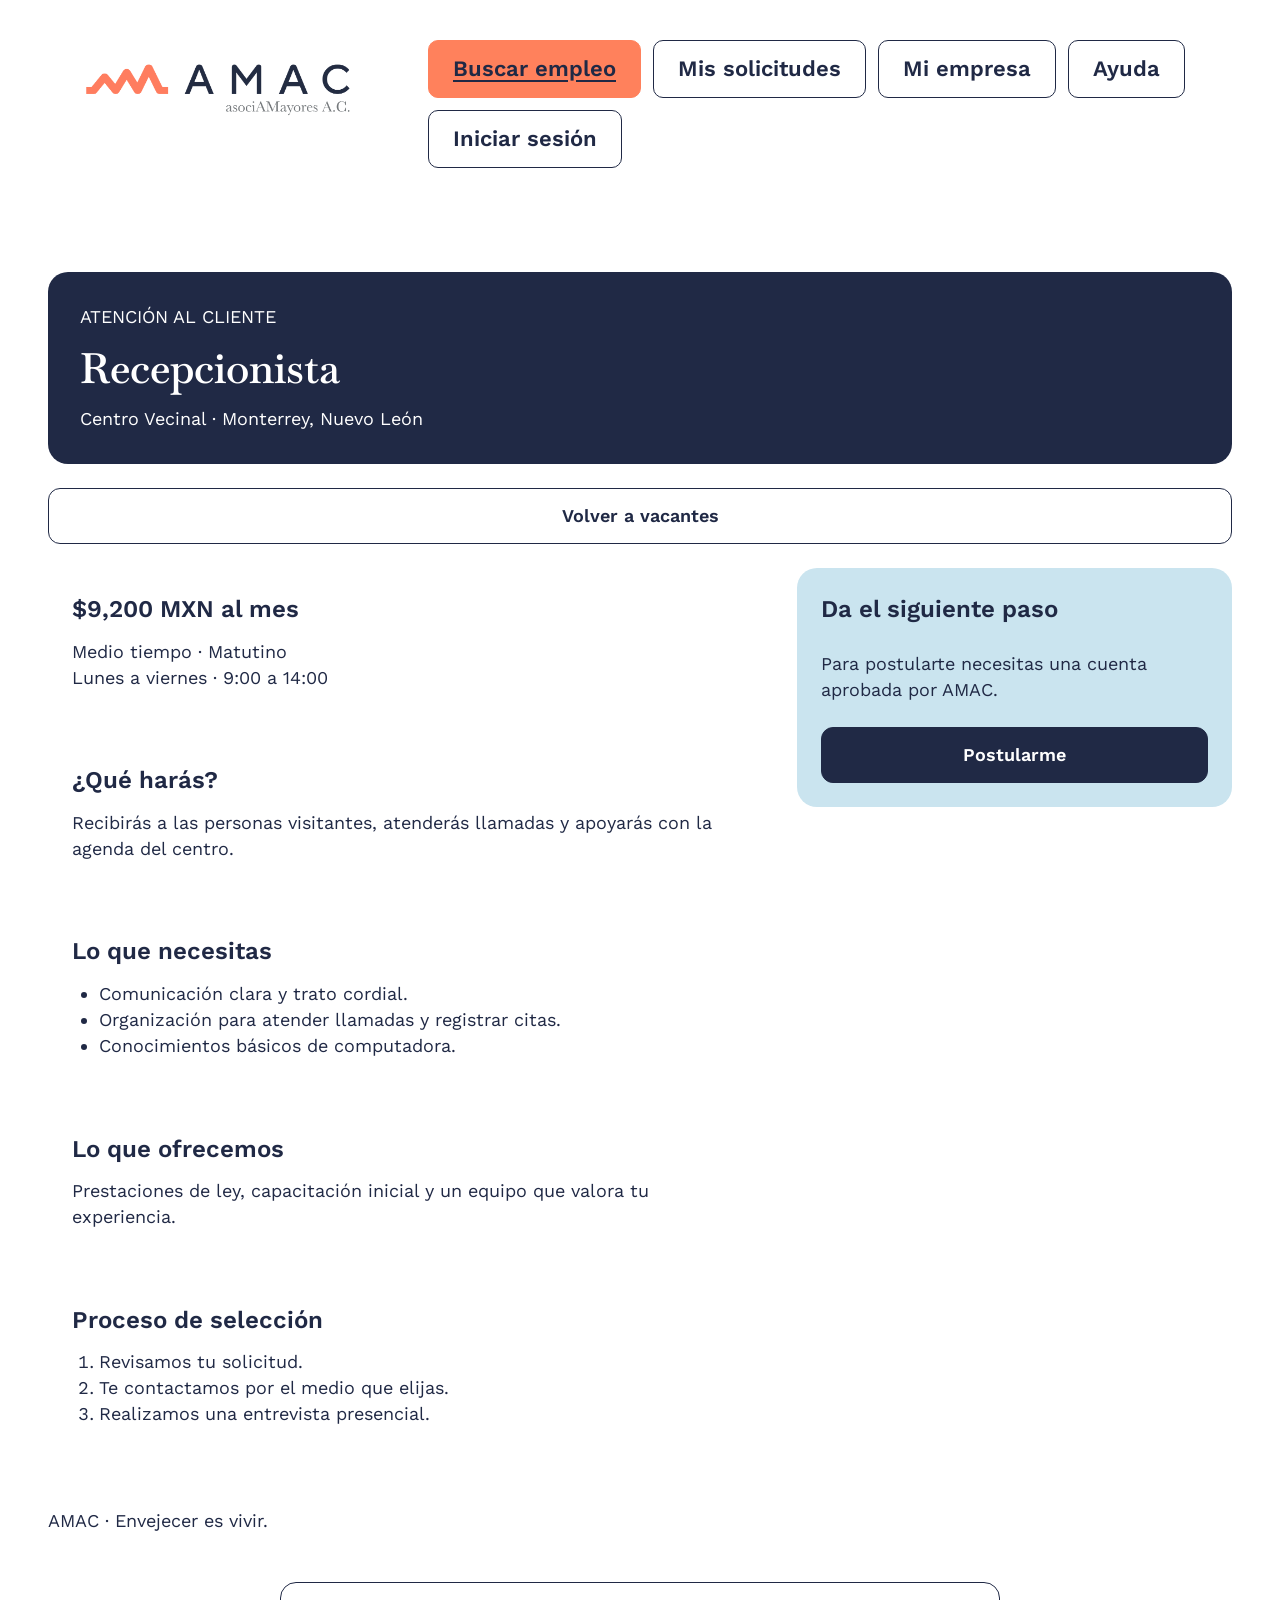
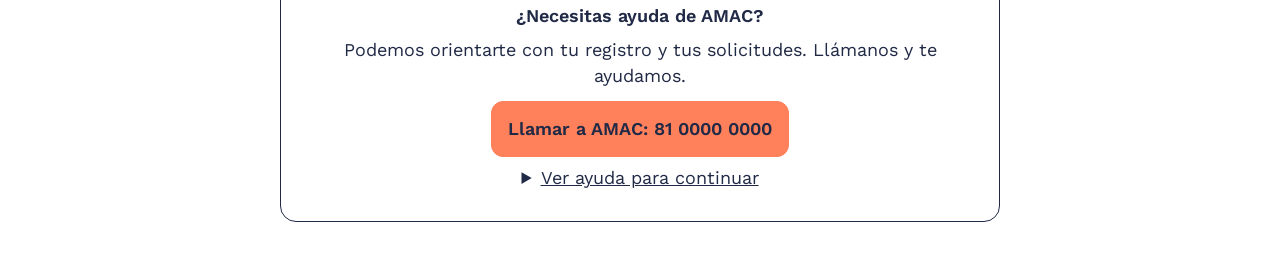
<file: vacante-recepcion.html>
<!DOCTYPE html>
<html lang="es">

<head>
    <meta charset="utf-8">
    <meta name="viewport" content="width=device-width, initial-scale=1">
    <meta name="description" content="Plataforma de empleo AMAC. Oportunidades que valoran tu experiencia.">
    <title>Recepcionista | AMAC</title>
    <link rel="stylesheet" href="css/variables.css">
    <link rel="stylesheet" href="css/base.css">
    <link rel="stylesheet" href="css/layout.css">
    <link rel="stylesheet" href="css/componentes.css">
</head>

<body>
    <a class="saltar-contenido" href="#principal">Saltar al contenido</a>

    <header class="encabezado">
        <div class="contenedor encabezado__interior">
            <a class="marca" href="index.html">
                <img src="img/logo-amac.png" width="300" height="76" alt="AMAC, asociAMayores A.C. — Inicio">
            </a>
            <nav class="navegacion" aria-label="Navegación principal">
                <a href="index.html" aria-current="page">Buscar empleo</a>
                <a href="mis-solicitudes.html">Mis solicitudes</a>
                <a href="empresa-vacantes.html">Mi empresa</a>
                <a href="#ayuda">Ayuda</a>
                <a href="login.html">Iniciar sesión</a>
            </nav>
        </div>
    </header>

    <main class="contenedor" id="principal" tabindex="-1">
        <div class="cabecera-editorial">
            <p>ATENCIÓN AL CLIENTE</p>
            <h1>Recepcionista</h1>
            <p>Centro Vecinal · Monterrey, Nuevo León</p>
        </div>

        <a class="boton boton--ancho" href="index.html#resultados">Volver a vacantes</a>

        <div class="oferta-postulacion">
            <div class="informacion-vacante">
                <section class="bloque-informacion" aria-labelledby="sueldo">
                    <h2 id="sueldo">$9,200 MXN al mes</h2>
                    <p>Medio tiempo · Matutino<br>Lunes a viernes · 9:00 a 14:00</p>
                </section>

                <section class="bloque-informacion" aria-labelledby="actividades">
                    <h2 id="actividades">¿Qué harás?</h2>
                    <p>Recibirás a las personas visitantes, atenderás llamadas y apoyarás con la agenda del centro.</p>
                </section>

                <section class="bloque-informacion" aria-labelledby="requisitos">
                    <h2 id="requisitos">Lo que necesitas</h2>
                    <ul>
                        <li>Comunicación clara y trato cordial.</li>
                        <li>Organización para atender llamadas y registrar citas.</li>
                        <li>Conocimientos básicos de computadora.</li>
                    </ul>
                </section>

                <section class="bloque-informacion" aria-labelledby="beneficios">
                    <h2 id="beneficios">Lo que ofrecemos</h2>
                    <p>Prestaciones de ley, capacitación inicial y un equipo que valora tu experiencia.</p>
                </section>

                <section class="bloque-informacion" aria-labelledby="proceso">
                    <h2 id="proceso">Proceso de selección</h2>
                    <ol>
                        <li>Revisamos tu solicitud.</li>
                        <li>Te contactamos por el medio que elijas.</li>
                        <li>Realizamos una entrevista presencial.</li>
                    </ol>
                </section>
            </div>

            <aside class="siguiente-paso pila" aria-labelledby="siguiente-paso">
                <h2 id="siguiente-paso">Da el siguiente paso</h2>
                <p>Para postularte necesitas una cuenta aprobada por AMAC.</p>
                <a class="boton boton--azul boton--ancho" href="login.html">Postularme</a>
            </aside>
        </div>
    </main>

    <footer class="pie contenedor">
        <p>AMAC · Envejecer es vivir.</p>
        <section class="ayuda" id="ayuda" aria-labelledby="titulo-ayuda">
            <h2 id="titulo-ayuda">¿Necesitas ayuda de AMAC?</h2>
            <p>Podemos orientarte con tu registro y tus solicitudes. Llámanos y te ayudamos.</p>
            <a class="boton boton--coral" href="tel:+528100000000">Llamar a AMAC: 81&nbsp;0000&nbsp;0000</a>
            <details>
                <summary>Ver ayuda para continuar</summary>
                <p>Para buscar empleo, explora las vacantes y abre la que te interese. Crea tu cuenta para registrar tus
                    datos. AMAC debe aprobar tu registro antes de que puedas postularte.</p>
                <p>Si representas a una empresa, visita el panel de Mi empresa.</p>
            </details>
        </section>
    </footer>
</body>

</html>
</file>
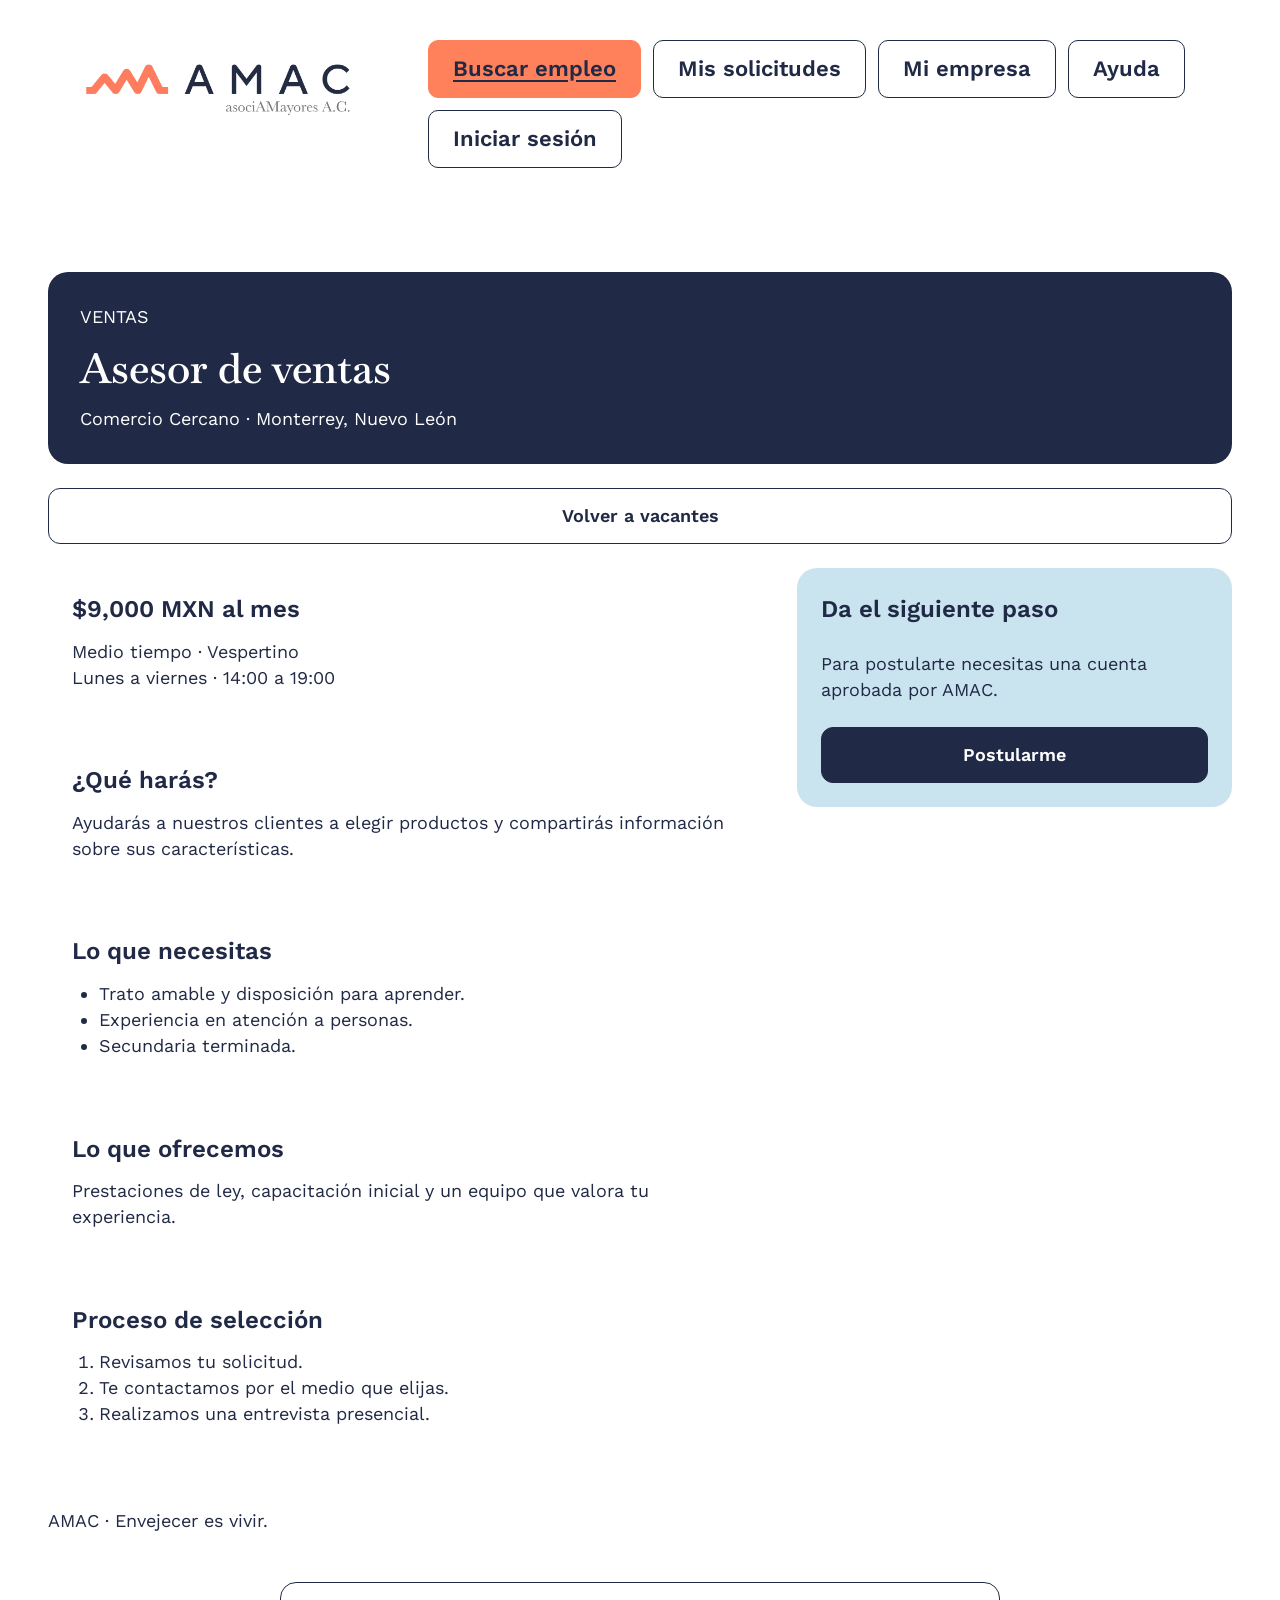
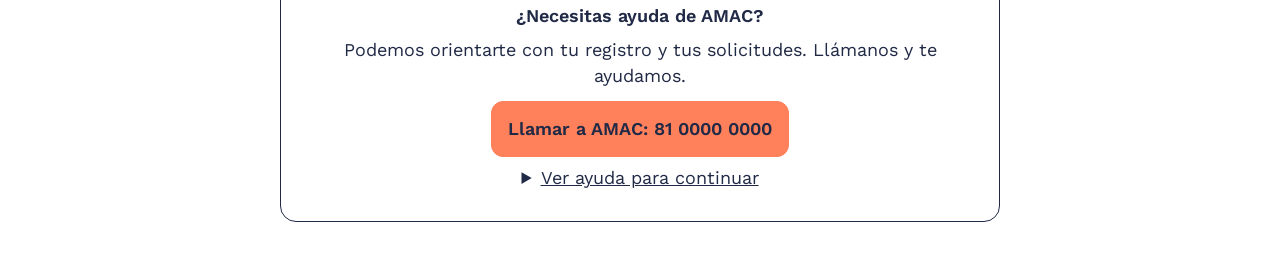
<file: vacante-ventas.html>
<!DOCTYPE html>
<html lang="es">

<head>
    <meta charset="utf-8">
    <meta name="viewport" content="width=device-width, initial-scale=1">
    <meta name="description" content="Plataforma de empleo AMAC. Oportunidades que valoran tu experiencia.">
    <title>Asesor de ventas | AMAC</title>
    <link rel="stylesheet" href="css/variables.css">
    <link rel="stylesheet" href="css/base.css">
    <link rel="stylesheet" href="css/layout.css">
    <link rel="stylesheet" href="css/componentes.css">
</head>

<body>
    <a class="saltar-contenido" href="#principal">Saltar al contenido</a>
    <header class="encabezado">
        <div class="contenedor encabezado__interior">
            <a class="marca" href="index.html"><img src="img/logo-amac.png" width="300" height="76"
                    alt="AMAC, asociAMayores A.C. — Inicio"></a>
            <nav class="navegacion" aria-label="Navegación principal">
                <a href="index.html" aria-current="page">Buscar empleo</a>
                <a href="mis-solicitudes.html">Mis solicitudes</a>
                <a href="empresa-vacantes.html">Mi empresa</a>
                <a href="#ayuda">Ayuda</a>
                <a href="login.html">Iniciar sesión</a>
            </nav>
        </div>
    </header>
    <main class="contenedor " id="principal" tabindex="-1">
        <div class="cabecera-editorial">
            <p>VENTAS</p>
            <h1>Asesor de ventas</h1>
            <p>Comercio Cercano · Monterrey, Nuevo León</p>
        </div>
        <a class="boton boton--ancho" href="index.html#resultados">Volver a vacantes</a>
        <div class="oferta-postulacion">
            <div class="informacion-vacante">
                <section class="bloque-informacion" aria-labelledby="sueldo">
                    <h2 id="sueldo">$9,000 MXN al mes</h2>
                    <p>Medio tiempo · Vespertino<br>Lunes a viernes · 14:00 a 19:00</p>
                </section>
                <section class="bloque-informacion" aria-labelledby="actividades">
                    <h2 id="actividades">¿Qué harás?</h2>
                    <p>Ayudarás a nuestros clientes a elegir productos y compartirás información sobre sus
                        características.</p>
                </section>
                <section class="bloque-informacion" aria-labelledby="requisitos">
                    <h2 id="requisitos">Lo que necesitas</h2>
                    <ul>
                        <li>Trato amable y disposición para aprender.</li>
                        <li>Experiencia en atención a personas.</li>
                        <li>Secundaria terminada.</li>
                    </ul>
                </section>
                <section class="bloque-informacion" aria-labelledby="beneficios">
                    <h2 id="beneficios">Lo que ofrecemos</h2>
                    <p>Prestaciones de ley, capacitación inicial y un equipo que valora tu experiencia.</p>
                </section>
                <section class="bloque-informacion" aria-labelledby="proceso">
                    <h2 id="proceso">Proceso de selección</h2>
                    <ol>
                        <li>Revisamos tu solicitud.</li>
                        <li>Te contactamos por el medio que elijas.</li>
                        <li>Realizamos una entrevista presencial.</li>
                    </ol>
                </section>
            </div>
            <aside class="siguiente-paso pila" aria-labelledby="siguiente-paso">
                <h2 id="siguiente-paso">Da el siguiente paso</h2>
                <p>Para postularte necesitas una cuenta aprobada por AMAC.</p><a class="boton boton--azul boton--ancho"
                    href="login.html">Postularme</a>
            </aside>
        </div>
    </main>
    <footer class="pie contenedor">
        <p>AMAC · Envejecer es vivir.</p>
        <section class="ayuda" id="ayuda" aria-labelledby="titulo-ayuda">
            <h2 id="titulo-ayuda">¿Necesitas ayuda de AMAC?</h2>
            <p>Podemos orientarte con tu registro y tus solicitudes. Llámanos y te ayudamos.</p>
            <a class="boton boton--coral" href="tel:+528100000000">Llamar a AMAC: 81&nbsp;0000&nbsp;0000</a>
            <details>
                <summary>Ver ayuda para continuar</summary>
                <p>Para buscar empleo, explora las vacantes y abre la que te interese. Crea tu cuenta para registrar tus
                    datos. AMAC debe aprobar tu registro antes de que puedas postularte.</p>
                <p>Si representas a una empresa, visita el panel de Mi empresa.</p>
            </details>
        </section>
    </footer>
</body>

</html>
</file>
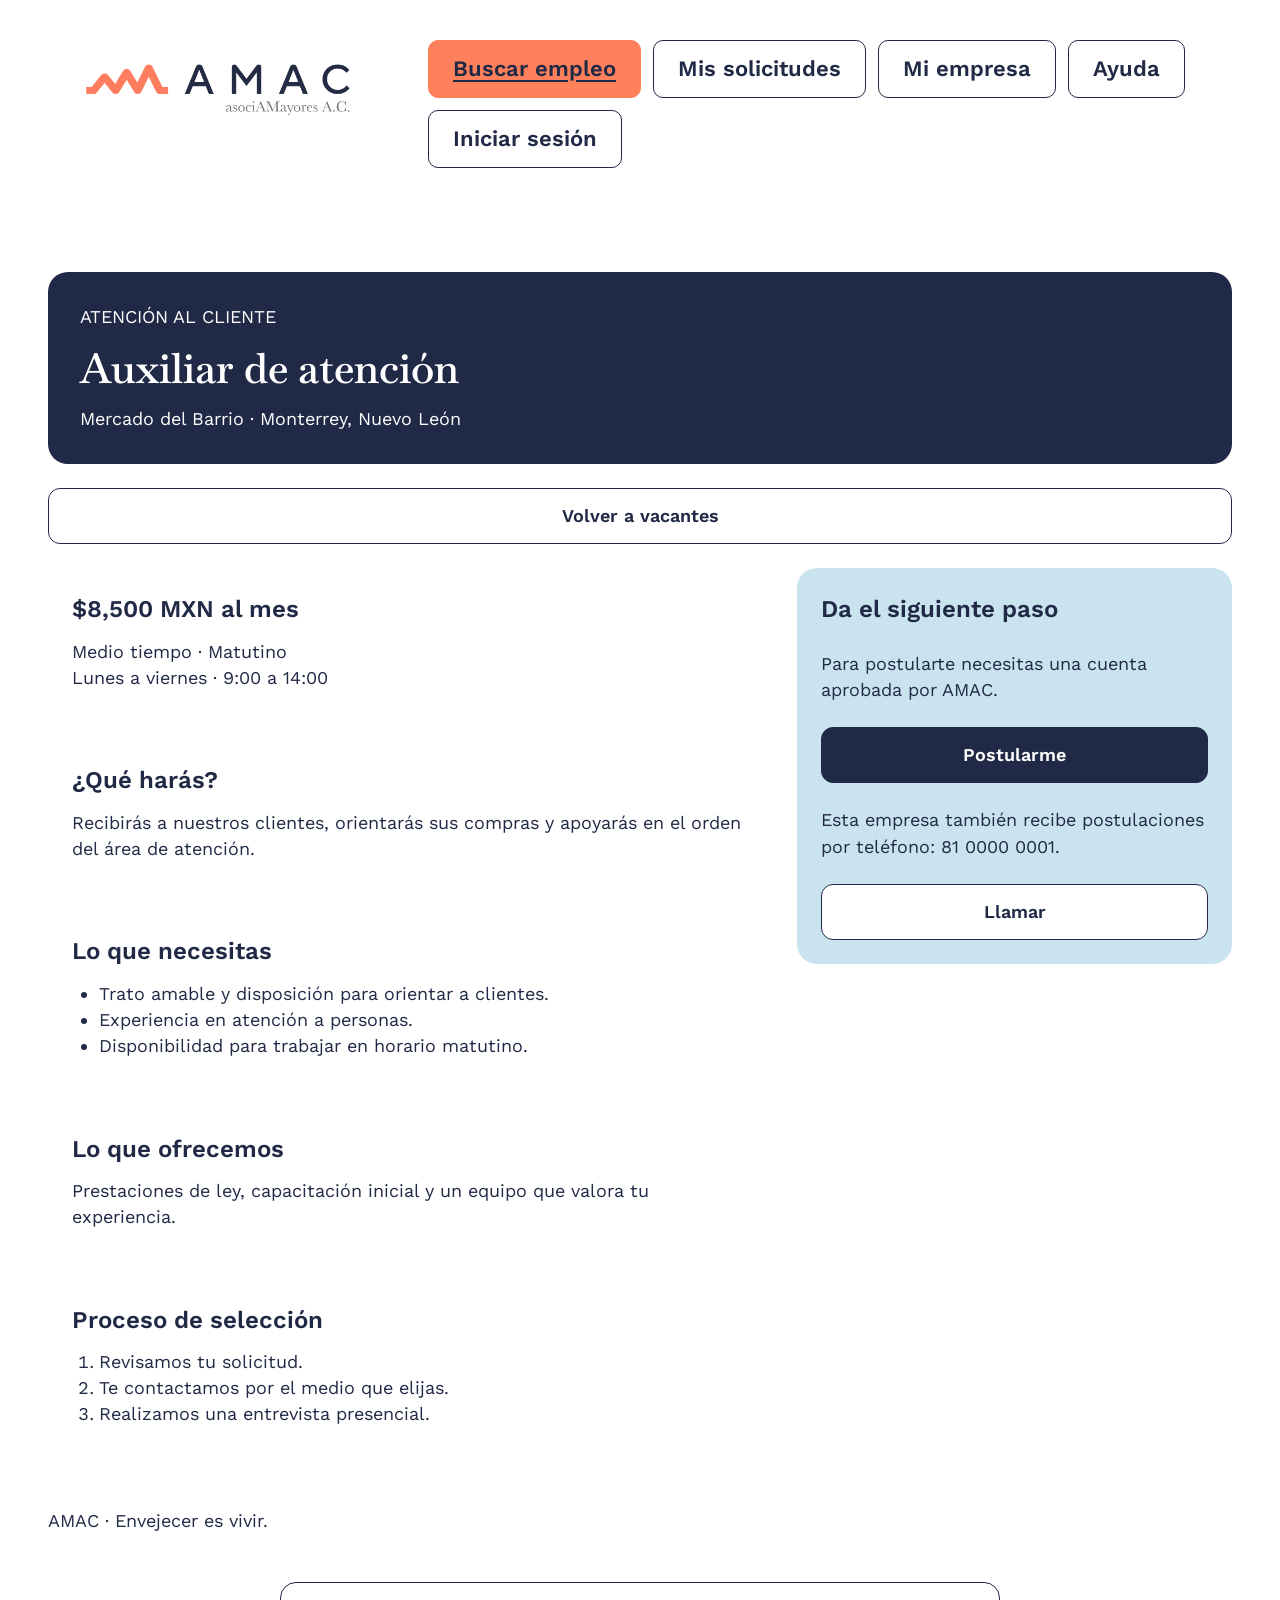
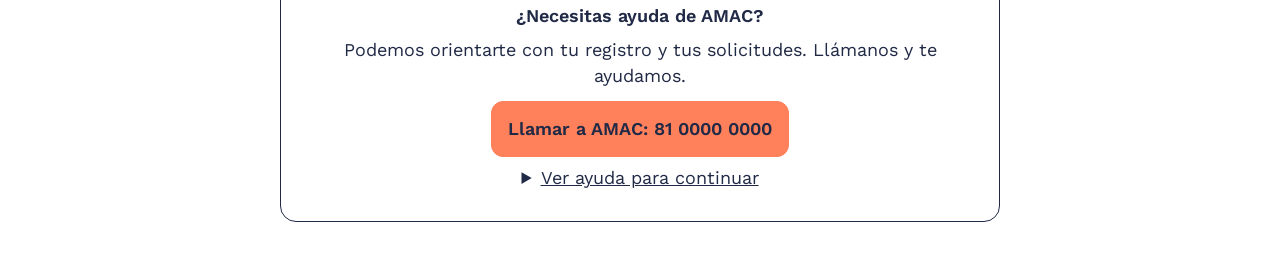
<file: vacante.html>
<!DOCTYPE html>
<html lang="es">

<head>
    <meta charset="utf-8">
    <meta name="viewport" content="width=device-width, initial-scale=1">
    <meta name="description" content="Plataforma de empleo AMAC. Oportunidades que valoran tu experiencia.">
    <title>Auxiliar de atención | AMAC</title>

    <link rel="stylesheet" href="css/variables.css">
    <link rel="stylesheet" href="css/base.css">
    <link rel="stylesheet" href="css/layout.css">
    <link rel="stylesheet" href="css/componentes.css">
</head>

<body>
    <a class="saltar-contenido" href="#principal">Saltar al contenido</a>

    <header class="encabezado">
        <div class="contenedor encabezado__interior">
            <a class="marca" href="index.html">
                <img
                    src="img/logo-amac.png"
                    width="300"
                    height="76"
                    alt="AMAC, asociAMayores A.C. — Inicio"
                >
            </a>

            <nav class="navegacion" aria-label="Navegación principal">
                <a href="index.html" aria-current="page">Buscar empleo</a>
                <a href="mis-solicitudes.html">Mis solicitudes</a>
                <a href="empresa-vacantes.html">Mi empresa</a>
                <a href="#ayuda">Ayuda</a>
                <a href="login.html">Iniciar sesión</a>
            </nav>
        </div>
    </header>

    <main class="contenedor" id="principal" tabindex="-1">
        <div class="cabecera-editorial">
            <p>ATENCIÓN AL CLIENTE</p>
            <h1>Auxiliar de atención</h1>
            <p>Mercado del Barrio · Monterrey, Nuevo León</p>
        </div>

        <a class="boton boton--ancho" href="index.html#resultados">
            Volver a vacantes
        </a>

        <div class="oferta-postulacion">
            <div class="informacion-vacante">
                <section class="bloque-informacion" aria-labelledby="sueldo">
                    <h2 id="sueldo">$8,500 MXN al mes</h2>
                    <p>
                        Medio tiempo · Matutino<br>
                        Lunes a viernes · 9:00 a 14:00
                    </p>
                </section>

                <section class="bloque-informacion" aria-labelledby="actividades">
                    <h2 id="actividades">¿Qué harás?</h2>
                    <p>
                        Recibirás a nuestros clientes, orientarás sus compras y
                        apoyarás en el orden del área de atención.
                    </p>
                </section>

                <section class="bloque-informacion" aria-labelledby="requisitos">
                    <h2 id="requisitos">Lo que necesitas</h2>
                    <ul>
                        <li>Trato amable y disposición para orientar a clientes.</li>
                        <li>Experiencia en atención a personas.</li>
                        <li>Disponibilidad para trabajar en horario matutino.</li>
                    </ul>
                </section>

                <section class="bloque-informacion" aria-labelledby="beneficios">
                    <h2 id="beneficios">Lo que ofrecemos</h2>
                    <p>
                        Prestaciones de ley, capacitación inicial y un equipo
                        que valora tu experiencia.
                    </p>
                </section>

                <section class="bloque-informacion" aria-labelledby="proceso">
                    <h2 id="proceso">Proceso de selección</h2>
                    <ol>
                        <li>Revisamos tu solicitud.</li>
                        <li>Te contactamos por el medio que elijas.</li>
                        <li>Realizamos una entrevista presencial.</li>
                    </ol>
                </section>
            </div>

            <aside class="siguiente-paso pila" aria-labelledby="siguiente-paso">
                <h2 id="siguiente-paso">Da el siguiente paso</h2>

                <p>Para postularte necesitas una cuenta aprobada por AMAC.</p>

                <a class="boton boton--azul boton--ancho" href="login.html">
                    Postularme
                </a>

                <p>
                    Esta empresa también recibe postulaciones por teléfono:
                    81&nbsp;0000&nbsp;0001.
                </p>

                <a class="boton boton--ancho" href="tel:+528100000001">
                    Llamar<span class="solo-lectores"> a Mercado del Barrio</span>
                </a>
            </aside>
        </div>
    </main>

    <footer class="pie contenedor">
        <p>AMAC · Envejecer es vivir.</p>

        <section class="ayuda" id="ayuda" aria-labelledby="titulo-ayuda">
            <h2 id="titulo-ayuda">¿Necesitas ayuda de AMAC?</h2>

            <p>
                Podemos orientarte con tu registro y tus solicitudes.
                Llámanos y te ayudamos.
            </p>

            <a class="boton boton--coral" href="tel:+528100000000">
                Llamar a AMAC: 81&nbsp;0000&nbsp;0000
            </a>

            <details>
                <summary>Ver ayuda para continuar</summary>
                <p>
                    Para buscar empleo, explora las vacantes y abre la que te
                    interese. Crea tu cuenta para registrar tus datos. AMAC debe
                    aprobar tu registro antes de que puedas postularte.
                </p>
                <p>
                    Si representas a una empresa, visita el panel de Mi empresa.
                </p>
            </details>
        </section>
    </footer>
</body>

</html>
</file>
<file: css/variables.css>
:root {
    --color-azul: #202945;
    --color-coral: #ff815c;
    --color-celeste: #cae4ef;
    --color-fondo: #ffffff;
    --color-texto: var(--color-azul);
    --color-coral-hover: #f66c45;
    --color-azul-hover: #334267;
    --color-pendiente: #ffdaa6;
    --color-aceptada: #d9efdf;
    --color-rechazada: #f8dce0;
    --color-foco: #202945;
    --color-gris: #586079;
    --fuente-base: "Work Sans", Helvetica, Arial, sans-serif;
    --fuente-titulo: "Baskervville", Georgia, serif;
    --texto-base: 1.125rem;
    --texto-subtitulo: 1.5rem;
    --texto-titulo: 2.625rem;
    --peso-normal: 400;
    --peso-destacado: 600;
    --interlineado: 1.45;
    --espacio-xs: 0.5rem;
    --espacio-s: 0.75rem;
    --espacio-m: 1rem;
    --espacio-l: 1.5rem;
    --espacio-xl: 2rem;
    --espacio-2xl: 2.5rem;
    --espacio-3xl: 3rem;
    --espacio-4xl: 4rem;
    --radio-s: 0.625rem;
    --radio-m: 0.75rem;
    --radio-l: 1rem;
    --radio-xl: 1.25rem;
    --radio-hero: 1.75rem;
    --borde: 1px solid var(--color-azul);
    --ancho-contenido: 84rem;
    --alto-control: 3.5rem;
}
</file>
<file: css/base.css>
@font-face {
    font-family: "Work Sans";
    src: url("../fonts/work-sans-regular.ttf") format("truetype");
    font-style: normal;
    font-weight: 400;
    font-display: swap;
}

@font-face {
    font-family: "Work Sans";
    src: url("../fonts/work-sans-semibold.ttf") format("truetype");
    font-style: normal;
    font-weight: 600;
    font-display: swap;
}

@font-face {
    font-family: "Baskervville";
    src: url("../fonts/baskervville-semibold.ttf") format("truetype");
    font-style: normal;
    font-weight: 600;
    font-display: swap;
}

*,
*::before,
*::after {
    box-sizing: border-box;
}

html {
    font-size: 100%;
}

body {
    margin: 0;
    background: var(--color-fondo);
    color: var(--color-texto);
    font-family: var(--fuente-base);
    font-size: var(--texto-base);
    line-height: var(--interlineado);
}

h1,
h2,
h3,
p,
ul,
ol {
    margin: 0;
}

h1 {
    font-family: var(--fuente-titulo);
    font-size: 2rem;
    font-weight: var(--peso-destacado);
    line-height: 1.25;
}

h2,
h3 {
    font-size: var(--texto-subtitulo);
    font-weight: var(--peso-destacado);
    line-height: var(--interlineado);
}

ul,
ol {
    padding-inline-start: 1.5em;
}

a {
    color: inherit;
    text-underline-offset: 0.2em;
}

a:hover {
    text-decoration-thickness: 0.12em;
}

img {
    display: block;
    max-width: 100%;
    height: auto;
}

button,
input,
select,
textarea {
    font: inherit;
    color: inherit;
}

button,
a,
input,
select,
textarea,
summary {
    touch-action: manipulation;
}

button,
summary {
    cursor: pointer;
}

button {
    white-space: normal;
}

input,
select,
textarea {
    min-width: 0;
    max-width: 100%;
}

fieldset {
    min-width: 0;
    margin: 0;
    padding: 0;
    border: 0;
}

legend {
    padding: 0;
    font-size: var(--texto-subtitulo);
    font-weight: var(--peso-destacado);
    margin-bottom: var(--espacio-m);
}

:focus-visible {
    outline: 3px solid var(--color-foco);
    outline-offset: 4px;
    box-shadow: 0 0 0 7px var(--color-fondo);
}

[id] {
    scroll-margin-top: var(--espacio-xl);
}

p,
h1,
h2,
h3,
a,
label,
legend,
summary {
    overflow-wrap: anywhere;
}

.saltar-contenido {
    position: absolute;
    top: 0;
    left: -10000px;
    z-index: 10;
}

.saltar-contenido:focus {
    left: var(--espacio-m);
    top: var(--espacio-m);
    padding: var(--espacio-m);
    background: var(--color-fondo);
}

.solo-lectores {
    position: absolute;
    width: 1px;
    height: 1px;
    padding: 0;
    margin: -1px;
    overflow: hidden;
    clip-path: inset(50%);
    white-space: nowrap;
    border: 0;
}
</file>
<file: css/layout.css>
/* Base para celulars. */
.contenedor {
    width: calc(100% - 2rem);
    max-width: var(--ancho-contenido);
    margin-inline: auto;
}

.encabezado {
    padding-block: var(--espacio-l);
}

.encabezado__interior {
    display: flex;
    flex-direction: column;
    gap: var(--espacio-l);
    align-items: center;
}

.navegacion {
    display: flex;
    flex-wrap: wrap;
    justify-content: center;
    gap: var(--espacio-s);
    width: 100%;
}

.navegacion a {
    flex: 1 1 8rem;
}

main.contenedor {
    display: grid;
    gap: var(--espacio-l);
    padding-block: var(--espacio-xl);
}

.hero__presentacion,
.busqueda,
.filtros-resultados,
.oferta-postulacion,
.acceso,
.campos,
.acciones {
    display: grid;
    gap: var(--espacio-l);
}

.hero {
    display: grid;
    gap: var(--espacio-xl);
}

.pila,
.lista-vacantes,
.lista-solicitudes,
.informacion-vacante {
    display: grid;
    gap: var(--espacio-l);
    min-width: 0;
}

.pila-compacta {
    display: grid;
    gap: var(--espacio-s);
    min-width: 0;
}

.formulario-registro {
    width: 100%;
    max-width: 50rem;
    justify-self: center;
}

.campo-completo {
    grid-column: 1 / -1;
}

.perfil {
    display: grid;
    gap: var(--espacio-l);
    align-items: center;
}

.pie {
    padding-block: var(--espacio-l) var(--espacio-3xl);
}

.ayuda {
    margin: var(--espacio-3xl) auto 0;
    width: 100%;
    max-width: 45rem;
}

.acceso {
    align-items: start;
}

.acceso__cuenta {
    min-width: 0;
    align-self: center;
}

@media (min-width: 48rem) {
    .contenedor {
        width: calc(100% - 4rem);
    }

    h1 {
        font-size: var(--texto-titulo);
    }

    .campos {
        grid-template-columns: repeat(2, minmax(0, 1fr));
    }

    .acciones {
        grid-template-columns: repeat(2, minmax(0, 1fr));
    }

    .busqueda {
        grid-template-columns: minmax(0, 1fr) auto;
        align-items: end;
    }

    .perfil {
        grid-template-columns: minmax(0, 1fr) auto;
    }
}

@media (min-width: 64rem) {
    .contenedor {
        width: calc(100% - 6rem);
    }

    .encabezado {
        padding-block: var(--espacio-2xl);
    }

    .encabezado__interior {
        flex-direction: row;
        align-items: flex-start;
        gap: var(--espacio-2xl);
    }

    .navegacion {
        justify-content: flex-start;
        padding-top: 0;
    }

    .navegacion a {
        flex: 0 1 auto;
    }

    main.contenedor {
        padding-top: var(--espacio-4xl);
    }

    .hero__presentacion {
        grid-template-columns: minmax(0, 1fr) 18.75rem;
        gap: var(--espacio-2xl);
    }

    .filtros-resultados {
        grid-template-columns: 17.5rem minmax(0, 1fr);
        gap: var(--espacio-xl);
        align-items: start;
    }

    .oferta-postulacion {
        grid-template-columns: minmax(0, 1.65fr) minmax(0, 1fr);
        gap: var(--espacio-xl);
        align-items: start;
    }

    .acceso {
        grid-template-columns: repeat(2, minmax(0, 1fr));
        gap: var(--espacio-4xl);
    }

    .acciones {
        grid-template-columns: repeat(4, minmax(0, 1fr));
        gap: var(--espacio-m);
    }
}
</file>
<file: css/componentes.css>
.marca {
    display: flex;
    align-items: center;
    justify-content: center;
    padding: var(--espacio-s);
    width: 100%;
    max-width: 21.25rem;
    min-height: 6.25rem;
    flex-shrink: 0;
    border-radius: var(--radio-l);
}

.marca img {
    width: 18.75rem;
    aspect-ratio: 300 / 75.833;
    object-fit: contain;
}

.navegacion a,
.boton {
    display: inline-flex;
    align-items: center;
    justify-content: center;
    min-height: var(--alto-control);
    padding: var(--espacio-s) var(--espacio-m);
    border: var(--borde);
    border-radius: var(--radio-m);
    background: var(--color-fondo);
    color: var(--color-texto);
    font-weight: var(--peso-destacado);
    text-align: center;
    text-decoration: none;
}

.navegacion a {
    font-size: 1.125rem;
    border-radius: var(--radio-s);
}

.navegacion a[aria-current="page"] {
    background: var(--color-coral);
    border-color: var(--color-coral);
    text-decoration: underline;
}

.navegacion a:hover,
.boton:hover {
    background: var(--color-celeste);
}

.boton {
    max-width: 100%;
}

.boton--coral {
    background: var(--color-coral);
    border-color: var(--color-coral);
}

.boton--coral:hover {
    background: var(--color-coral-hover);
    border-color: var(--color-coral-hover);
}

.boton--azul {
    background: var(--color-azul);
    color: var(--color-fondo);
}

.boton--azul:hover {
    background: var(--color-azul-hover);
}

.boton--ancho {
    width: 100%;
}

.boton:disabled {
    cursor: not-allowed;
    background: var(--color-fondo);
    color: var(--color-gris);
    border-color: var(--color-gris);
}

.boton-ayuda {
    display: inline-flex;
    align-items: center;
    min-height: 2.75rem;
    font-weight: var(--peso-destacado);
}

.hero {
    background: var(--color-coral);
    padding: var(--espacio-l);
    border-radius: var(--radio-hero);
}

.hero__titulo {
    font-size: clamp(2.25rem, 4.4vw, 3.875rem);
    line-height: 1.15;
}

.hero__entrada {
    font-size: 1.25rem;
}

.hero__subtitulo {
    font-size: var(--texto-subtitulo);
    font-weight: var(--peso-destacado);
}

.acompanamiento {
    background: var(--color-azul);
    color: var(--color-fondo);
    padding: var(--espacio-l);
    border-radius: var(--radio-xl);
    display: grid;
    gap: var(--espacio-m);
}

.acompanamiento__titulo {
    font: var(--peso-destacado) 2.375rem / 1.15 var(--fuente-titulo);
}

.acompanamiento__imagen {
    max-width: 100%;
    height: auto;
}

.busqueda {
    padding: var(--espacio-m);
    background: var(--color-fondo);
    border-radius: var(--radio-l);
}

.filtros {
    background: var(--color-celeste);
    border: var(--borde);
    padding: var(--espacio-l) var(--espacio-m);
    border-radius: var(--radio-xl);
}

.cabecera-editorial {
    padding: var(--espacio-l);
    background: var(--color-azul);
    color: var(--color-fondo);
    border-radius: var(--radio-xl);
    display: grid;
    gap: var(--espacio-s);
}

.cabecera-editorial--centrada {
    text-align: center;
}

.tarjeta-vacante {
    border: 2px solid var(--color-coral);
    border-radius: 1.125rem;
    padding: var(--espacio-l) var(--espacio-m);
    display: grid;
    gap: var(--espacio-s);
}

.tarjeta-vacante .boton {
    width: 100%;
    max-width: 17.5rem;
}

.tarjeta-vacante__categoria {
    font-weight: var(--peso-destacado);
}

.tarjeta-vacante__sueldo {
    font-size: var(--texto-subtitulo);
    font-weight: var(--peso-destacado);
}

.bloque-informacion,
.tarjeta-solicitud,
.tarjeta-empresa {
    padding: var(--espacio-l);
    display: grid;
    gap: var(--espacio-s);
    border-radius: var(--radio-l);
}

.siguiente-paso,
.perfil {
    padding: var(--espacio-l);
    background: var(--color-celeste);
    border-radius: var(--radio-xl);
}

.etiqueta-estatus {
    display: inline-flex;
    justify-self: start;
    align-items: center;
    min-height: 2.75rem;
    padding: var(--espacio-xs) var(--espacio-m);
    border: var(--borde);
    border-radius: 100vmax;
    font-weight: var(--peso-destacado);
}

.etiqueta-estatus--pendiente {
    background: var(--color-pendiente);
}

.etiqueta-estatus--aceptada {
    background: var(--color-aceptada);
}

.etiqueta-estatus--rechazada {
    background: var(--color-rechazada);
}

.etiqueta-estatus--aprobada {
    background: var(--color-azul);
    color: var(--color-fondo);
    border-color: var(--color-coral);
}

.campo-formulario {
    display: grid;
    gap: var(--espacio-xs);
    min-width: 0;
}

.campo-formulario label {
    font-weight: var(--peso-destacado);
}

.campo-formulario input,
.campo-formulario select,
.campo-formulario textarea {
    width: 100%;
    min-height: var(--alto-control);
    padding: var(--espacio-s) 0.875rem;
    border: var(--borde);
    border-radius: var(--radio-m);
    background: var(--color-fondo);
}

.campo-formulario textarea {
    min-height: 6rem;
    resize: vertical;
}

.campo-formulario input::placeholder,
.campo-formulario textarea::placeholder {
    color: var(--color-gris);
    opacity: 1;
}

.formulario-registro {
    border: 2px solid var(--color-coral);
    border-radius: var(--radio-l);
    padding: var(--espacio-l);
    display: grid;
    gap: var(--espacio-l);
}

.aceptacion {
    padding: var(--espacio-m);
    border: var(--borde);
    border-radius: var(--radio-m);
}

.aceptacion label {
    display: flex;
    align-items: center;
    gap: var(--espacio-s);
    min-height: 2.75rem;
    font-weight: var(--peso-destacado);
}

.aceptacion input {
    flex: 0 0 auto;
    width: 1.5rem;
    height: 1.5rem;
    accent-color: var(--color-azul);
}

.aceptacion summary,
.ayuda summary {
    min-height: 2.75rem;
    padding-block: var(--espacio-xs);
    text-decoration: underline;
}

.ayuda {
    padding: 1.25rem;
    border: var(--borde);
    border-radius: var(--radio-l);
    text-align: center;
}

.ayuda h2 {
    font-size: var(--texto-base);
}

.ayuda p {
    margin-top: var(--espacio-xs);
}

.ayuda .boton {
    margin-top: var(--espacio-s);
}

.mensaje-marca {
    display: grid;
    gap: 1.75rem;
    padding: var(--espacio-l);
    border-radius: var(--radio-hero);
    background: var(--color-coral);
}

.mensaje-marca__logo {
    background: var(--color-fondo);
    min-height: 10rem;
    display: flex;
    align-items: center;
    justify-content: center;
    padding: var(--espacio-m);
    border-radius: var(--radio-l);
}

.mensaje-marca__logo img {
    width: 18.75rem;
}

.mensaje-marca__titulo {
    font: var(--peso-destacado) clamp(2rem, 3.7vw, 3.25rem) / 1.25 var(--fuente-titulo);
}

.mensaje-marca__texto {
    font-size: 1.625rem;
}

.mensaje-marca .ayuda {
    margin-top: var(--espacio-m);
    background: var(--color-fondo);
}

.formulario-acceso {
    display: grid;
    gap: var(--espacio-m);
    padding: 1.25rem;
    border: var(--borde);
    border-radius: var(--radio-xl);
    background: var(--color-celeste);
}

.acceso__cuenta h1 {
    font-size: 2.25rem;
}

.enlace-secundario {
    display: inline-flex;
    align-items: center;
    min-height: 2.75rem;
}

.texto-centrado {
    text-align: center;
}

@media (min-width: 48rem) {
    .hero {
        padding: var(--espacio-2xl);
    }

    .cabecera-editorial,
    .formulario-registro {
        padding: var(--espacio-xl);
    }

    .navegacion a {
        font-size: 1.375rem;
        padding-inline: var(--espacio-l);
    }

    .mensaje-marca {
        padding: var(--espacio-3xl) var(--espacio-2xl);
    }
}

@media (min-width: 64rem) {

   
    .acompanamiento__imagen {
        max-width: none;
    }
}

.opcion-aceptacion {
    display: flex;
    align-items: center;
    gap: var(--espacio-s);
}

.aviso-registro {
    display: none;
}

.aviso-registro:target {
    display: block;
    padding: var(--espacio-m);
    background: var(--color-celeste);
    border-radius: var(--radio-m);
}
</file>
